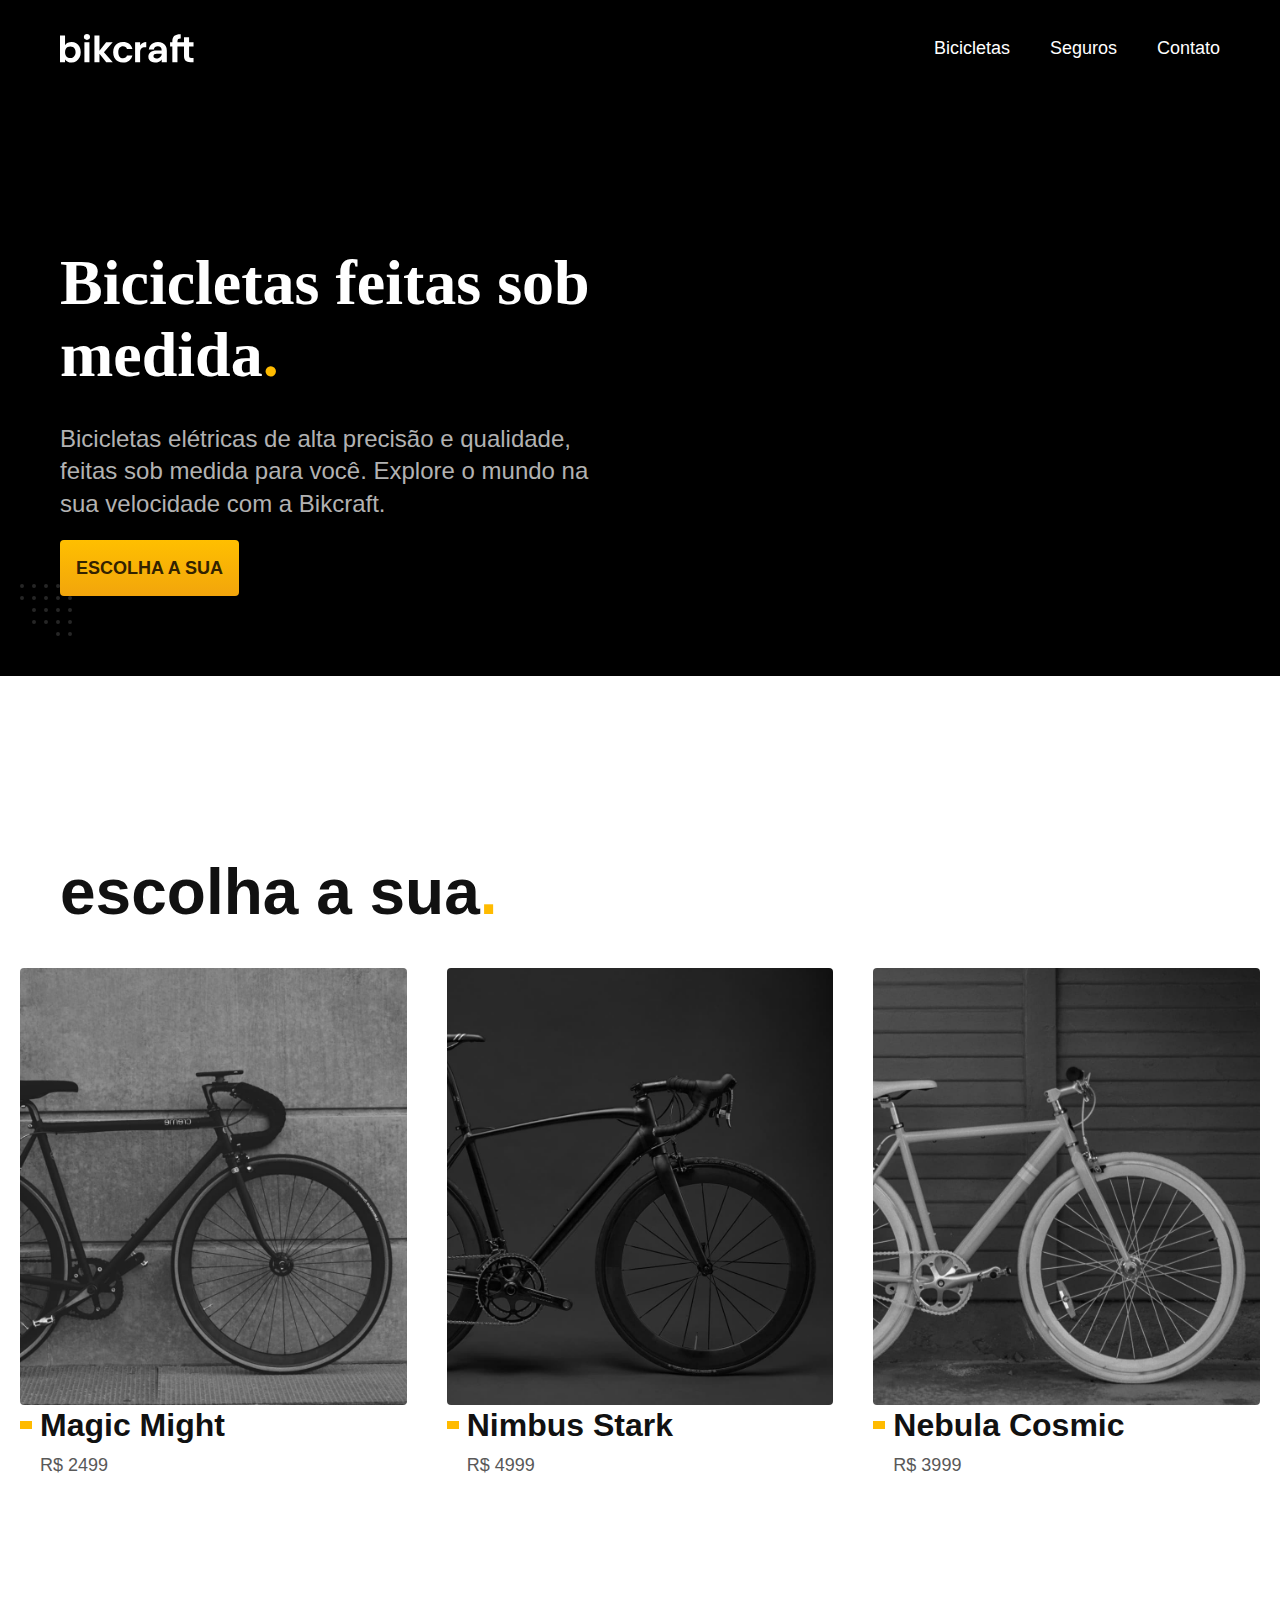
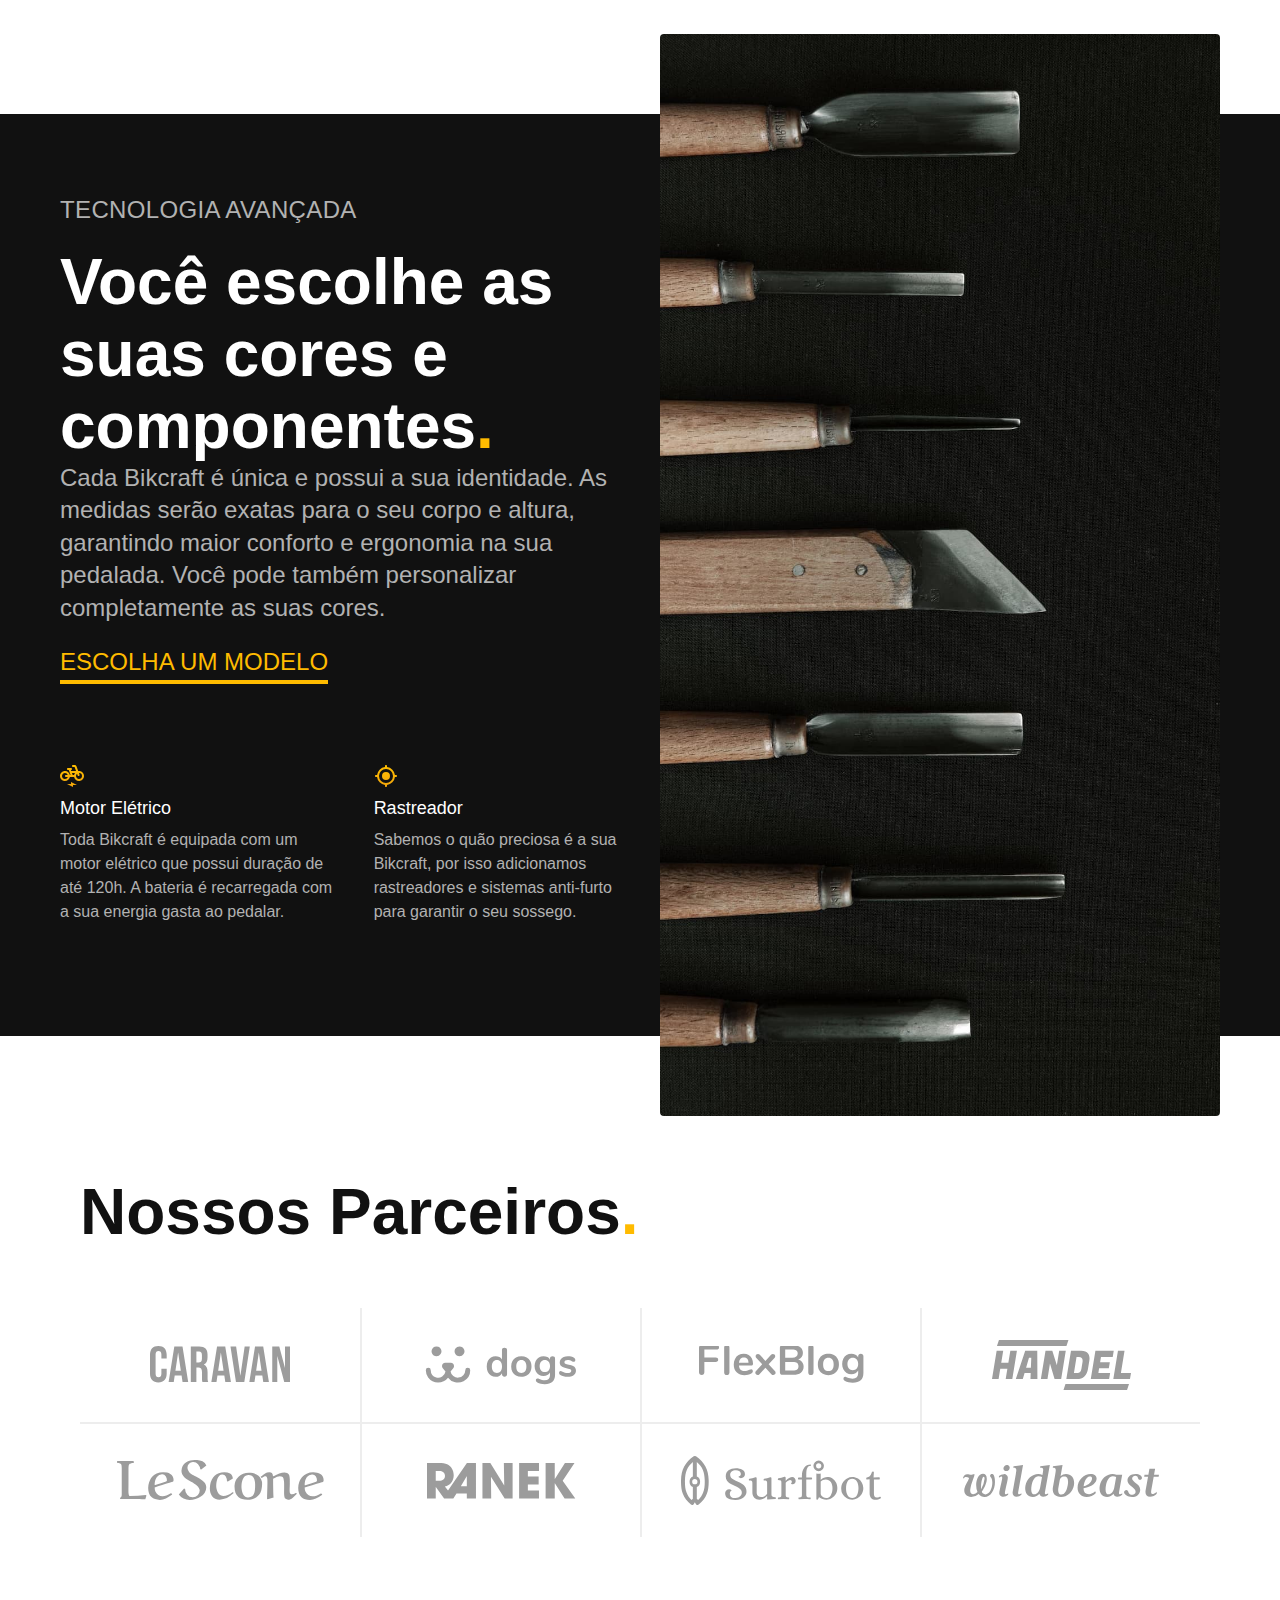
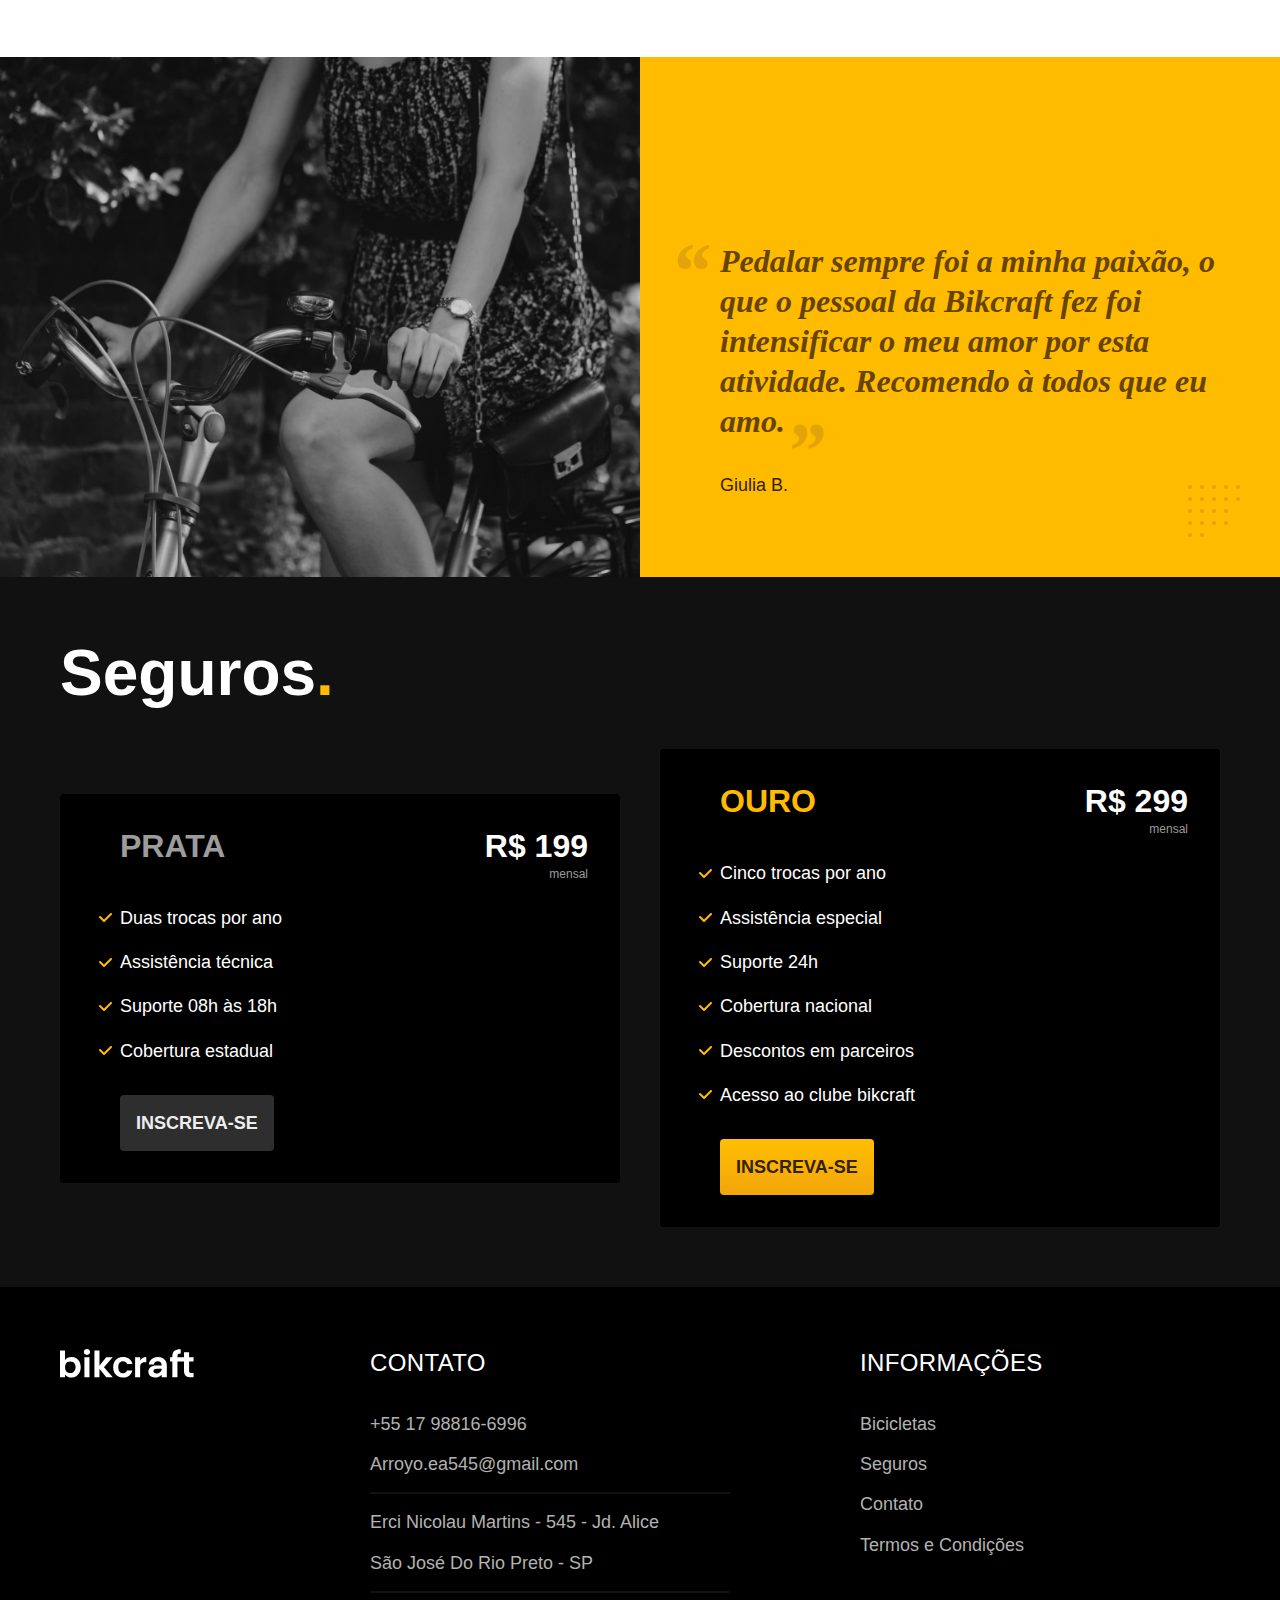
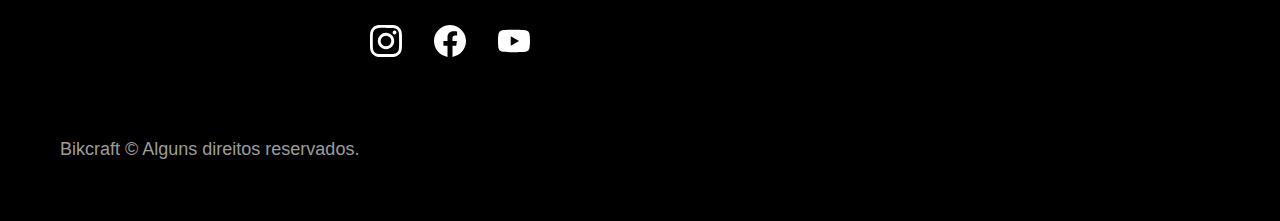
<file: index.html>
<!DOCTYPE html>
<html lang="pt-br">

<head>
  <meta charset="UTF-8">
  <meta name="viewport" content="width=device-width, initial-scale=1.0">

  <title>Bikcraft - Bicicletas Elétricas</title>
  <meta name="description" content="Bicicletas elétricas de alta precisão e qualidade, feitas sob medida para o cliente. Explore o mundo na sua velocidade com a Bikcraft.">
  <link rel="icon" href="./favicon.svg" type="image/svg+xml">
  <link rel="preload" href="./css/style.min.css" as="style">
  <link rel="stylesheet" href="./css/style.min.css">


  <script>
    document.documentElement.classList.add('js');
  </script>
</head>

<body>
  <header class="header-bg">
    <div class="header container">
      <a href="./">
        <img src="./img/bikcraft.svg" width="136" height="32px" alt="Bikcraft">
      </a>

      <nav aria-label="primaria">
        <ul class="header-menu font-1-m cor-0">
          <li><a href="./bicicletas.html">Bicicletas</a></li>
          <li><a href="./seguros.html">Seguros</a></li>
          <li><a href="./contato.html">Contato</a></li>
        </ul>
      </nav>
    </div>
  </header>

  <main class="introducao-bg">
    <div class="introducao container">
      <div class="introducao-conteudo">
        <h1 class="font-1-xxl cor-0 fadeInLeft" data-anime="200">Bicicletas feitas sob medida<span class="cor-p1">.</span></h1>
        <p class="font-2-l cor-5 fadeInLeft" data-anime="400">Bicicletas elétricas de alta precisão e qualidade, feitas sob medida para você. Explore o mundo na sua velocidade com a Bikcraft.</p>
        <a class="botao fadeInLeft" data-anime="600" href="./bicicletas.html">Escolha a sua</a>
      </div>
      <picture data-anime="800">
        <source media="(max-width: 800px)" srcset="./img/bicicletas/nimbus.jpg">
        <img src="./img/fotos/introducao.jpg" width="1280" height="1600" alt="Bicicleta elétrica preta.">
      </picture>
    </div>
  </main>

  <article class="bicicletas-lista">
    <h2 class="container font-1-xxl">escolha a sua<span class="cor-p1">.</span></h2>

    <ul>
      <li>
        <a href="./bicicletas/magic.html">
          <img src="./img/bicicletas/magic-home.jpg" width="920" height="1040" alt="Bicicleta preta">
          <h3 class="font-1-xl">Magic Might</h3>
          <span class="font-2-m cor-8">R$ 2499</span>
        </a>
      </li>
      <li>
        <a href="./bicicletas/nimbus.html">
          <img src="./img/bicicletas/nimbus-home.jpg" width="920" height="1040" alt="Bicicleta preta">
          <h3 class="font-1-xl">Nimbus Stark</h3>
          <span class="font-2-m cor-8">R$ 4999</span>
        </a>
      </li>
      <li>
        <a href="./bicicletas/nebula.html">
          <img src="./img/bicicletas/nebula-home.jpg" width="920" height="1040" alt="Bicicleta preta">
          <h3 class="font-1-xl">Nebula Cosmic</h3>
          <span class="font-2-m cor-8">R$ 3999</span>
        </a>
      </li>
    </ul>
  </article>

  <article class="tecnologia-bg">
    <div class="tecnologia container">
      <div class="tecnologia-conteudo">
        <span class="font-2-l-b cor-5">Tecnologia Avançada</span>
        <h2 class="font-1-xxl cor-0">Você escolhe as suas cores e componentes<span class="cor-p1">.</span></h2>
        <p class="font-2-l cor-5">Cada Bikcraft é única e possui a sua identidade. As medidas serão exatas para o seu corpo e altura, garantindo maior conforto e ergonomia na sua pedalada. Você pode também personalizar completamente as suas cores.</p>
        <a class="link" href="./bicicletas.html">Escolha um modelo</a>
        <div>
          <div class="tecnologia-vantagens">
            <div class="tecologia-vantagens">
              <img src="./img/icones/eletrica.svg" width="24" height="24" alt="">
              <h3 class="font-1-m cor-0">Motor Elétrico</h3>
              <p class="font-2-s cor-5">Toda Bikcraft é equipada com um motor elétrico que possui duração de até 120h. A bateria é recarregada com a sua energia gasta ao pedalar.</p>
            </div>
            <div>
              <img src="./img/icones/rastreador.svg" width="24" height="24" alt="">
              <h3 class="font-1-m cor-0">Rastreador</h3>
              <p class="font-2-s cor-5">Sabemos o quão preciosa é a sua Bikcraft, por isso adicionamos rastreadores e sistemas anti-furto para garantir o seu sossego.</p>
            </div>
          </div>
        </div>
      </div>
      <div class="tecnologia-imagem">
        <img src="./img/fotos/tecnologia.jpg" width="1200" height="1920" alt="">
      </div>
    </div>
  </article>

  <section class="parceiros" aria-label="Nossos parceiros">
    <h2 class="container font-1-xxl">Nossos Parceiros<span class="cor-p1">.</span></h2>
    <ul>
      <li><img src="./img/parceiros/caravan.svg" width="140" height="38" alt="Caravan"></li>
      <li><img src="./img/parceiros/dogs.svg" width="152" height="39" alt="Dogs"></li>
      <li><img src="./img/parceiros/flexblog.svg" width="165" height="38" alt="Flexblog"></li>
      <li><img src="./img/parceiros/handel.svg" width="139" height="50" alt="Handel"></li>
      <li><img src="./img/parceiros/lescone.svg" width="208" height="41" alt="Lescone"></li>
      <li><img src="./img/parceiros/ranek.svg" width="149" height="36" alt="Ranek"></li>
      <li><img src="./img/parceiros/surfbot.svg" width="200" height="49" alt="Surfbot"></li>
      <li><img src="./img/parceiros/wildbeast.svg" width="196" height="34" alt="wildbeast"></li>

    </ul>
  </section>

  <section class="depoimento" aria-label="depoimento">
    <div>
      <img src="./img/fotos/depoimento.jpg" width="1560" height="1360" alt="Pessoa pedalando uma bicicleta bikcraft">
    </div>
    <div class="depoimento-conteudo">
      <blockquote class="font-1-xl cor-p5">
        <p class="font-1-m-b cor-p4">Pedalar sempre foi a minha paixão, o que o pessoal da Bikcraft fez foi intensificar o meu amor por esta atividade. Recomendo à todos que eu amo.</p>
      </blockquote>
      <span class="font-1-m cor-p5">Giulia B.</span>
    </div>
  </section>

  <article class="seguros-bg">
    <div class="seguros container">
      <h2 class="font-1-xxl cor-0">Seguros<span class="cor-p1">.</span></h2>
      <div class="seguros-item">
        <h3 class="font-1-xl cor-6">PRATA</h3>
        <span class="font-1-xl cor-0">R$ 199 <span class="font-1-xs cor-6">mensal</span></span>
        <ul class="font-2-m cor-0">
          <li>Duas trocas por ano</li>
          <li>Assistência técnica</li>
          <li>Suporte 08h às 18h</li>
          <li>Cobertura estadual</li>
        </ul>
        <a class="botao secundario" href="./orcamento.html">Inscreva-se</a>
      </div>

      <div class="seguros-item">
        <h3 class="font-1-xl cor-p1">OURO</h3>
        <span class="font-1-xl cor-0">R$ 299 <span class="font-1-xs cor-6">mensal</span></span>
        <ul class="font-2-m cor-0">
          <li>Cinco trocas por ano</li>
          <li>Assistência especial</li>
          <li>Suporte 24h</li>
          <li>Cobertura nacional</li>
          <li>Descontos em parceiros</li>
          <li>Acesso ao clube bikcraft</li>
        </ul>
        <a class="botao" href="./orcamento.html">Inscreva-se</a>
      </div>
    </div>

  </article>

  <footer class="footer-bg">
    <div class="footer container">
      <img src="./img/bikcraft.svg" width="136" height="32" alt="Bikcraft">
      <div class="footer-contato">
        <h3 class="font-2-l-b cor-0">Contato</h3>
        <ul class="font-2-m cor-5">
          <li><a href="tel:+5517988166996">+55 17 98816-6996</a></li>
          <li><a href="mailto:Arroyo.ea545@gmail.com">Arroyo.ea545@gmail.com</a></li>
          <li>Erci Nicolau Martins - 545 - Jd. Alice</li>
          <li>São José Do Rio Preto - SP</li>
        </ul>
        <div class="footer-redes">
          <a href="https://www.instagram.com/doardoarroyo/" target="_blank">
            <img src="./img/redes/instagram.svg" width="32" height="32" alt="Instagram">
          </a>
          <a href="https://www.facebook.com/eduardo.arroyo.524/" target="_blank">
            <img src="./img/redes/facebook.svg" width="32" height="32" alt="Facebook">
          </a>
          <a href="https://www.youtube.com">
            <img src="./img/redes/youtube.svg" width="32" height="32" alt="Youtube">
          </a>
        </div>
      </div>
      <div class="footer-informacoes">
        <h3 class="font-2-l-b cor-0">Informações</h3>
        <nav>
          <ul class="font-1-m cor-5">
            <li><a href="./bicicletas.html">Bicicletas</a></li>
            <li><a href="./seguros.html">Seguros</a></li>
            <li><a href="./contato.html">Contato</a></li>
            <li><a href="./termos.html">Termos e Condições</a></li>
          </ul>
        </nav>
      </div>
      <p class="footer-copy font-2-m cor-6">Bikcraft © Alguns direitos reservados.</p>
    </div>
  </footer>

  <script src="./js/plugins/simple-anime.js"></script>
  <script src="./js/script.js"></script>
</body>

</html>
</file>
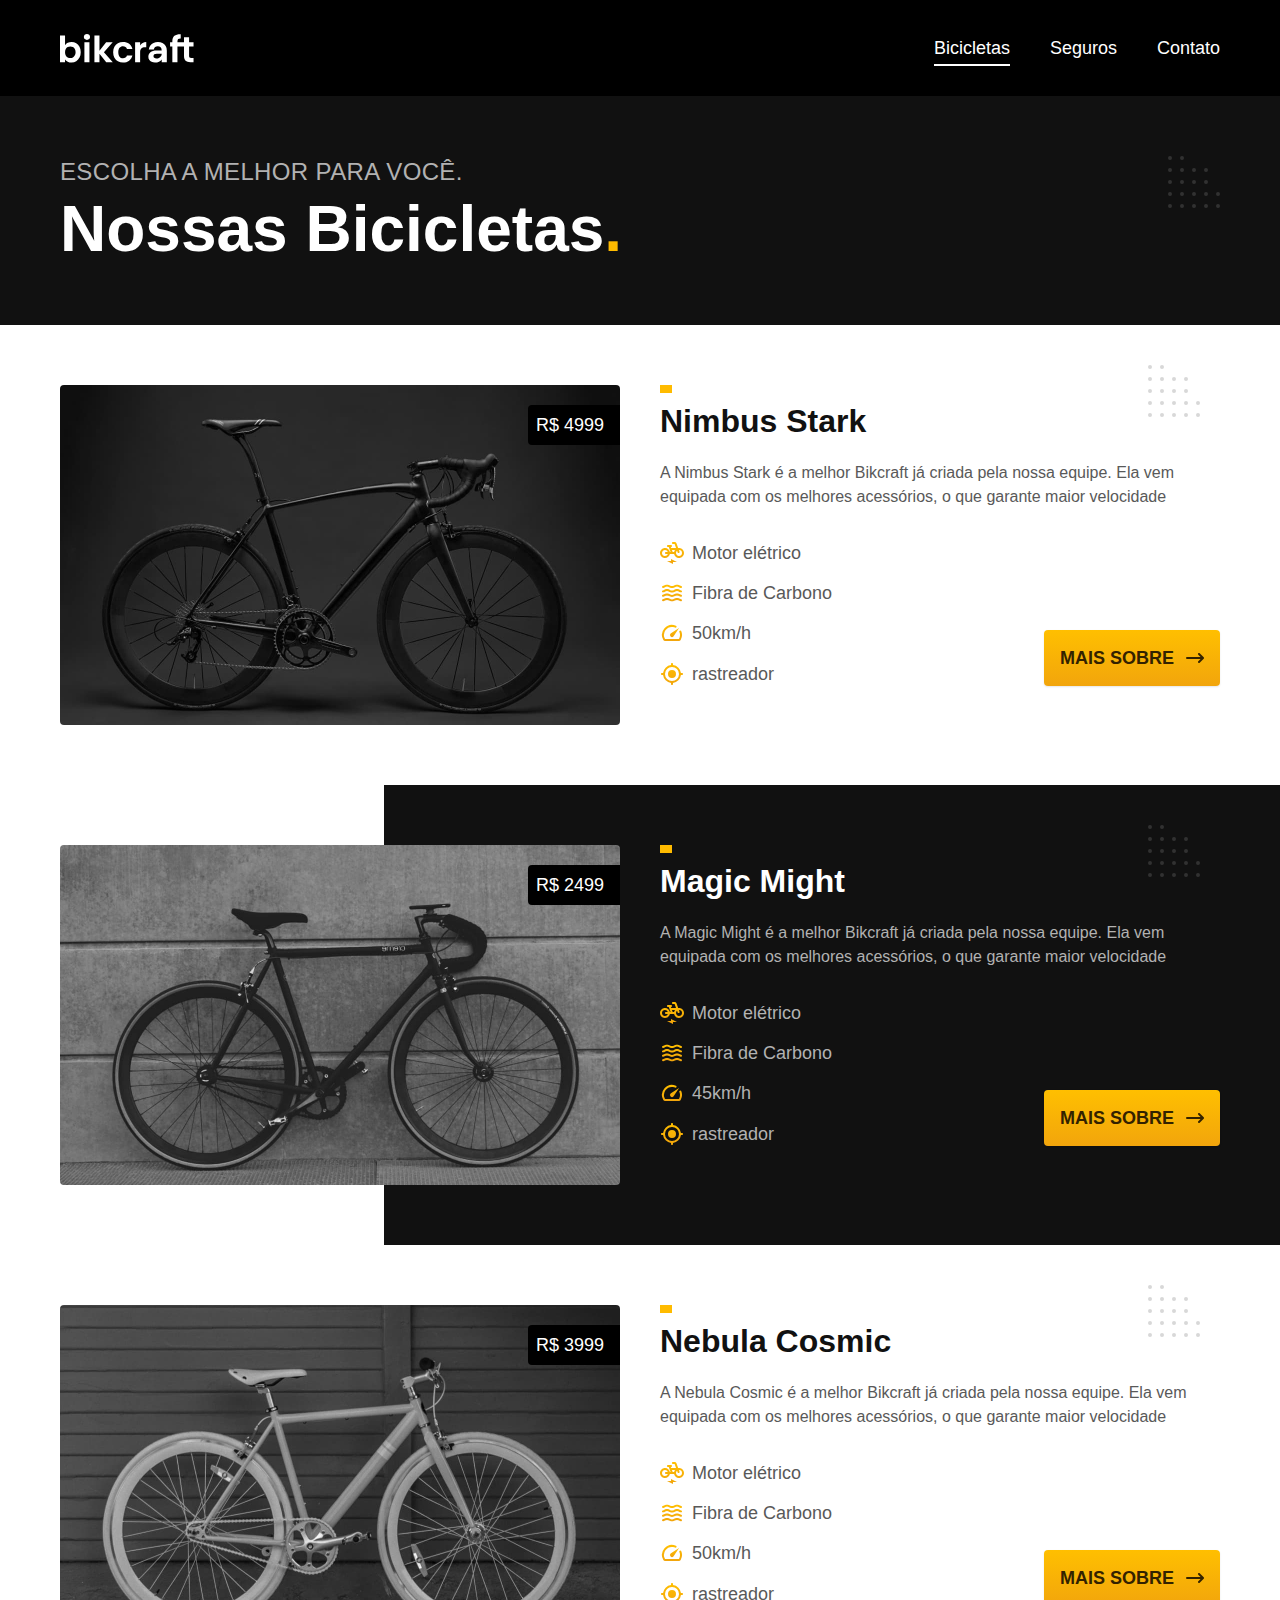
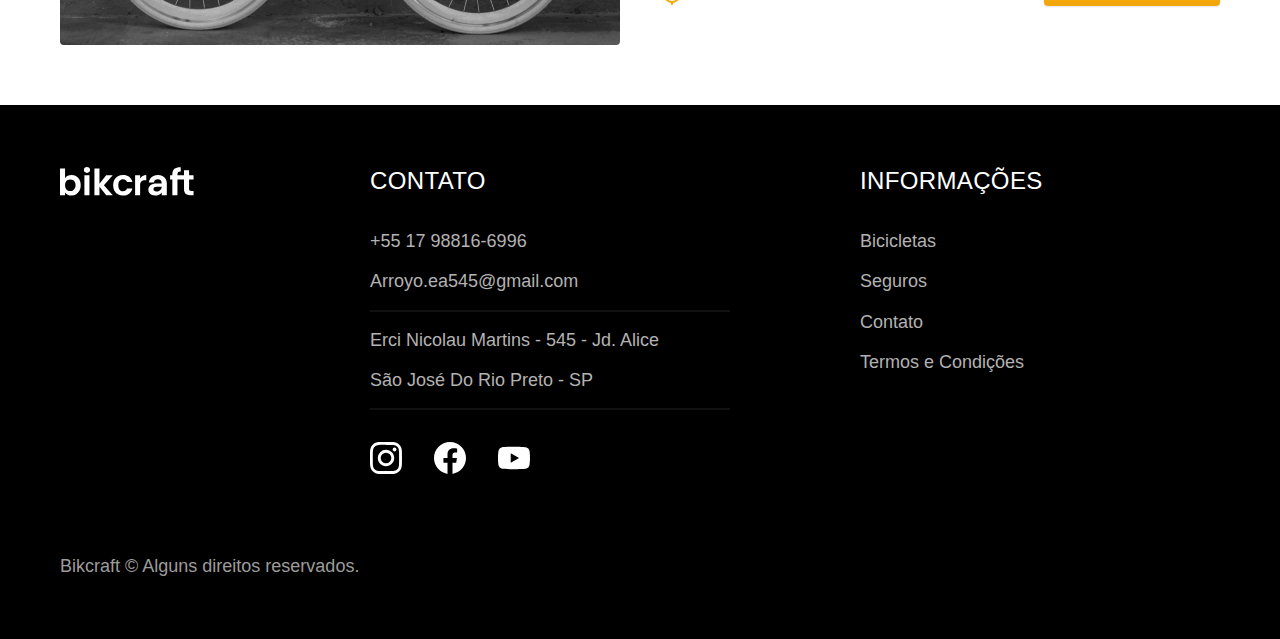
<file: bicicletas.html>
<!DOCTYPE html>
<html lang="pt-br">

<head>
  <meta charset="UTF-8">
  <meta name="viewport" content="width=device-width, initial-scale=1.0">

  <title>Bicicletas | Bikcraft</title>
  <meta name="description" content="Termos e condições.">

  <link rel="icon" href="./favicon.svg" type="image/svg+xml">
  <link rel="preload" href="./css/style.min.css" as="style">
  <link rel="stylesheet" href="./css/style.min.css">
  <script>
    document.documentElement.classList.add('js');
  </script>
</head>

<body id="bicicletas">
  <header class="header-bg">
    <div class="header container">
      <a href="./">
        <img src="./img/bikcraft.svg" alt="Bikcraft">
      </a>

      <nav aria-label="primaria">
        <ul class="header-menu font-1-m cor-0">
          <li><a href="./bicicletas.html">Bicicletas</a></li>
          <li><a href="./seguros.html">Seguros</a></li>
          <li><a href="./contato.html">Contato</a></li>
        </ul>
      </nav>
    </div>
  </header>

  <main>
    <div class="titulo-bg">
      <div class="titulo container">
        <p class="font-2-l-b cor-5">Escolha a melhor para você.</p>
        <h1 class="font-1-xxl cor-0">Nossas Bicicletas<span class="cor-p1">.</span></h1>
      </div>
    </div>


    <div class="bicicletas container">
      <div class="bicicletas-imagem">
        <img src="./img/bicicletas/nimbus.jpg" alt="Bicicleta preta">
        <span class="font-2-m cor-0"> R$ 4999</span>
      </div>
      <div class="bicicletas-conteudo">
        <h2 class="font-1-xl">Nimbus Stark</h2>
        <p class="font-2-s cor-8">A Nimbus Stark é a melhor Bikcraft já criada pela nossa equipe. Ela vem equipada com os melhores acessórios, o que garante maior velocidade</p>
        <ul class="font-1-m cor-8">
          <li><img src="./img/icones/eletrica.svg" alt="">
            Motor elétrico
          </li>
          <li><img src="./img/icones/carbono.svg" alt="">
            Fibra de Carbono
          </li>
          <li><img src="./img/icones/velocidade.svg" alt="">
            50km/h
          </li>
          <li><img src="./img/icones/rastreador.svg" alt="">
            rastreador
          </li>

        </ul>
        <a class="botao seta " href="./bicicletas/nimbus.html">Mais Sobre</a>
      </div>
    </div>


    <div class="bicicletas-bg">
      <div class="bicicletas container">
        <div class="bicicletas-imagem">
          <img src="./img/bicicletas/magic.jpg" alt="Bicicleta preta">
          <span class="font-2-m cor-0"> R$ 2499</span>
        </div>
        <div class="bicicletas-conteudo">
          <h2 class="font-1-xl cor-0">Magic Might</h2>
          <p class="font-2-s cor-5">A Magic Might é a melhor Bikcraft já criada pela nossa equipe. Ela vem equipada com os melhores acessórios, o que garante maior velocidade</p>
          <ul class="font-1-m cor-5">
            <li><img src="./img/icones/eletrica.svg" alt="">
              Motor elétrico
            </li>
            <li><img src="./img/icones/carbono.svg" alt="">
              Fibra de Carbono
            </li>
            <li><img src="./img/icones/velocidade.svg" alt="">
              45km/h
            </li>
            <li><img src="./img/icones/rastreador.svg" alt="">
              rastreador
            </li>
          </ul>
          <a class="botao seta " href="./bicicletas/magic.html">Mais Sobre</a>
        </div>
      </div>
    </div>


    <div class="bicicletas container">
      <div class="bicicletas-imagem">
        <img src="./img/bicicletas/nebula.jpg" alt="Bicicleta preta">
        <span class="font-2-m cor-0"> R$ 3999</span>
      </div>
      <div class="bicicletas-conteudo">
        <h2 class="font-1-xl">Nebula Cosmic</h2>
        <p class="font-2-s cor-8">A Nebula Cosmic é a melhor Bikcraft já criada pela nossa equipe. Ela vem equipada com os melhores acessórios, o que garante maior velocidade</p>
        <ul class="font-1-m cor-8">
          <li><img src="./img/icones/eletrica.svg" alt="">
            Motor elétrico
          </li>
          <li><img src="./img/icones/carbono.svg" alt="">
            Fibra de Carbono
          </li>
          <li><img src="./img/icones/velocidade.svg" alt="">
            50km/h
          </li>
          <li><img src="./img/icones/rastreador.svg" alt="">
            rastreador
          </li>
        </ul>
        <a class="botao seta " href="./bicicletas/nebula.html">Mais Sobre</a>
      </div>
    </div>


  </main>

  <footer class="footer-bg">
    <div class="footer container">
      <img src="./img/bikcraft.svg" alt="Bikcraft">
      <div class="footer-contato">
        <h3 class="font-2-l-b cor-0">Contato</h3>
        <ul class="font-2-m cor-5">
          <li><a href="tel:+5517988166996">+55 17 98816-6996</a></li>
          <li><a href="mailto:Arroyo.ea545@gmail.com">Arroyo.ea545@gmail.com</a></li>
          <li>Erci Nicolau Martins - 545 - Jd. Alice</li>
          <li>São José Do Rio Preto - SP</li>
        </ul>
        <div class="footer-redes">
          <a href="https://www.instagram.com/doardoarroyo/" target="_blank">
            <img src="./img/redes/instagram.svg" alt="Instagram">
          </a>
          <a href="https://www.facebook.com/eduardo.arroyo.524/" target="_blank">
            <img src="./img/redes/facebook.svg" alt="Facebook">
          </a>
          <a href="https://www.youtube.com">
            <img src="./img/redes/youtube.svg" alt="Youtube">
          </a>
        </div>
      </div>
      <div class="footer-informacoes">
        <h3 class="font-2-l-b cor-0">Informações</h3>
        <nav>
          <ul class="font-1-m cor-5">
            <li><a href="./bicicletas.html">Bicicletas</a></li>
            <li><a href="./seguros.html">Seguros</a></li>
            <li><a href="./contato.html">Contato</a></li>
            <li><a href="./termos.html">Termos e Condições</a></li>
          </ul>
        </nav>
      </div>
      <p class="footer-copy font-2-m cor-6">Bikcraft © Alguns direitos reservados.</p>
    </div>
  </footer>
  <script src="./js/script.js"></script>
</body>

</html>
</file>
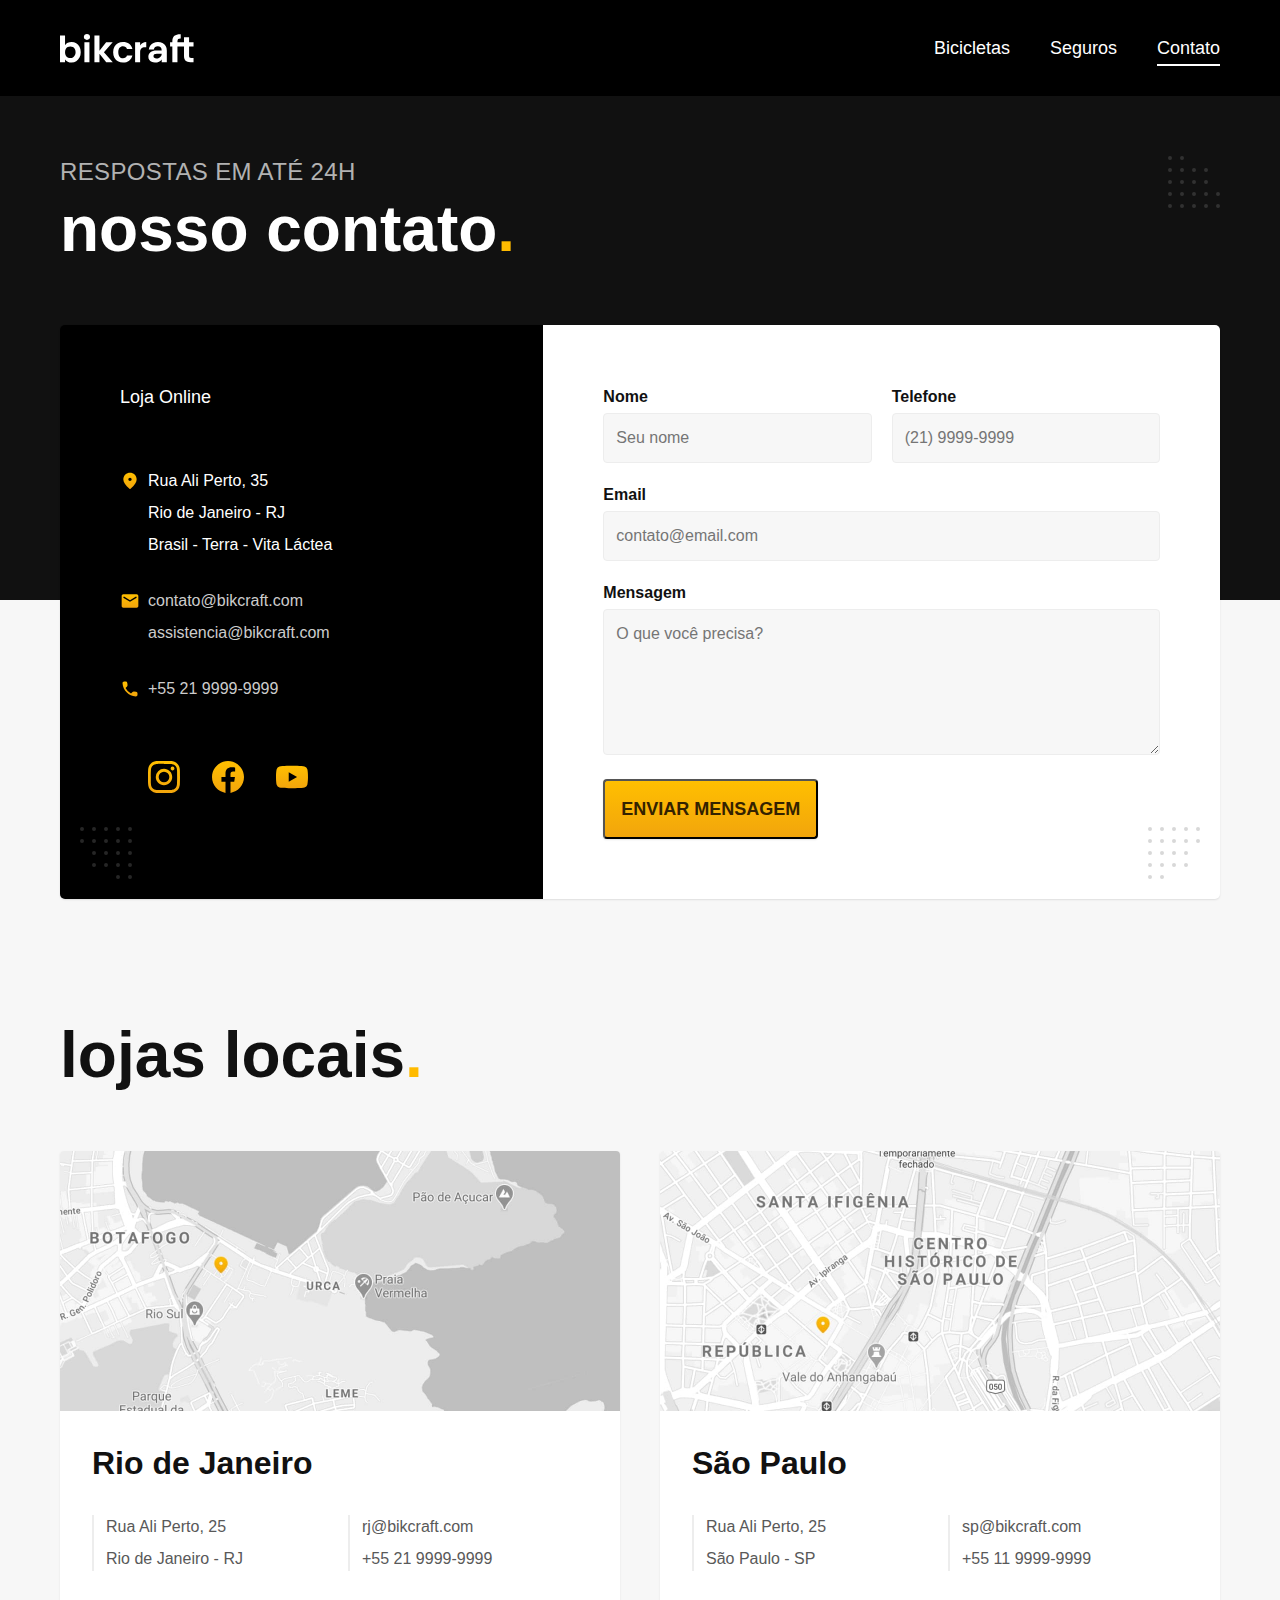
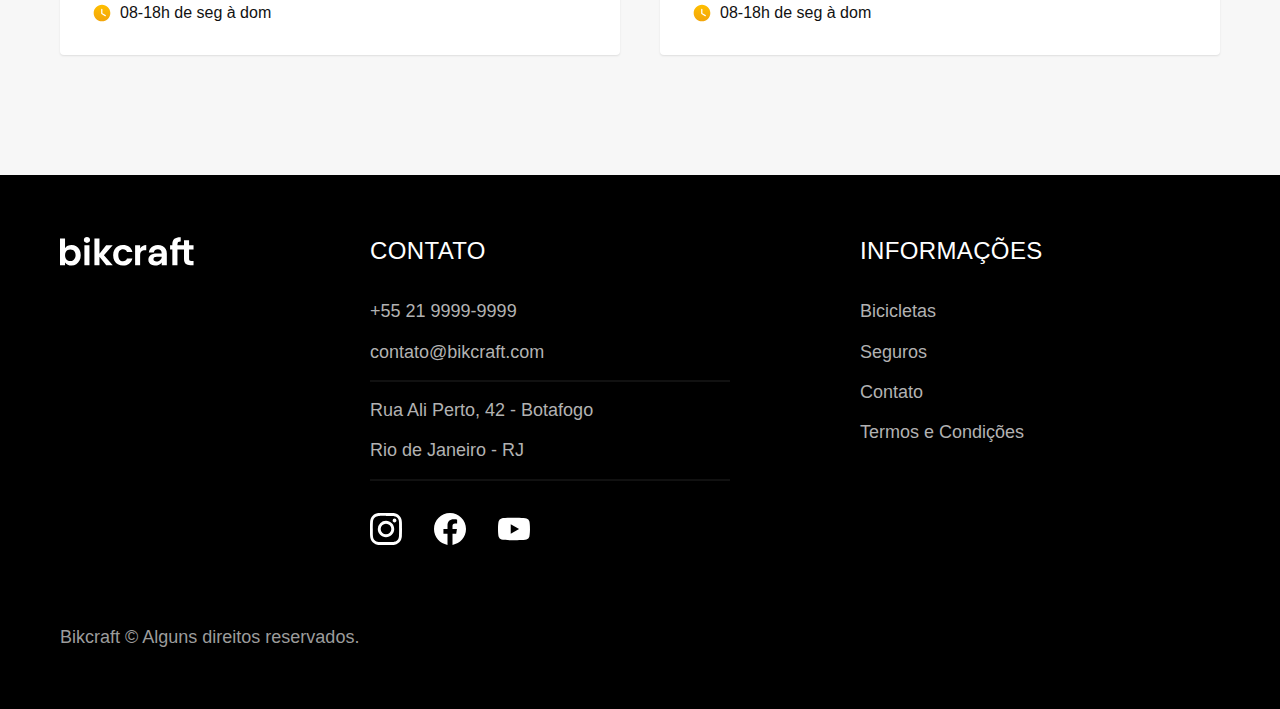
<file: contato.html>
<!DOCTYPE html>
<html lang="pt-br">

<head>
  <meta charset="UTF-8">
  <meta name="viewport" content="width=device-width, initial-scale=1.0">

  <title>Contato | Bikcraft</title>
  <meta name="description" content="Contato.">

  <link rel="icon" href="./favicon.svg" type="image/svg+xml">
  <link rel="preload" href="./css/style.min.css" as="style">
  <link rel="stylesheet" href="./css/style.min.css">
  <script>
    document.documentElement.classList.add('js');
  </script>
</head>

<body id="contato">
  <header class="header-bg">
    <div class="header container">
      <a href="./">
        <img src="./img/bikcraft.svg" alt="Bikcraft">
      </a>

      <nav aria-label="primaria">
        <ul class="header-menu font-1-m cor-0">
          <li><a href="./bicicletas.html">Bicicletas</a></li>
          <li><a href="./seguros.html">Seguros</a></li>
          <li><a href="./contato.html">Contato</a></li>
        </ul>
      </nav>
    </div>
  </header>

  <main>
    <div class="titulo-bg">
      <div class="titulo container">
        <p class="font-2-l-b cor-5">Respostas em até 24h</p>
        <h1 class="font-1-xxl cor-0">nosso contato<span class="cor-p1">.</span></h1>
      </div>
    </div>

    <div class="contato container">
      <section class="contato-dados" aria-label="Endereço">
        <h2 class="font-1-m cor-0">Loja Online</h2>
        <div class="contato-endereco font-2-s cor-0">
          <p>Rua Ali Perto, 35</p>
          <p>Rio de Janeiro - RJ</p>
          <p>Brasil - Terra - Vita Láctea</p>
        </div>
        <address class="contato-meios font-2-s cor-4">
          <a href="mailto:contato@bikcraft.com">contato@bikcraft.com</a>
          <a href="mailto:assistencia@bikcraft.com">assistencia@bikcraft.com</a>
          <a href="tel:+552199999999">+55 21 9999-9999</a>
        </address>
        <div class="contato-redes">
          <a href="./">
            <img src="./img/redes/instagram-p.svg" alt="Instagram">
          </a>
          <a href="./">
            <img src="./img/redes/facebook-p.svg" alt="Facebook">
          </a>
          <a href="./">
            <img src="./img/redes/youtube-p.svg" alt="Youtube">
          </a>
        </div>
      </section>
      <section class="contato-formulario" aria-label="Formulário">
        <form class="form" action="./contato.html">
          <div>
            <label for="nome">Nome</label>
            <input type="text" id="nome" name="nome" placeholder="Seu nome">
          </div>
          <div>
            <label for="telefone">Telefone</label>
            <input type="text" id="telefone" name="telefone" placeholder="(21) 9999-9999">
          </div>
          <div class="col-2">
            <label for="email">Email</label>
            <input type="email" id="email" name="email" placeholder="contato@email.com">
          </div>
          <div class="col-2">
            <label for="mensagem">Mensagem</label>
            <textarea rows="5" id="mensagem" name="mensagem" placeholder="O que você precisa?"></textarea>
          </div>
          <button class="botao col-2">Enviar Mensagem</button>
        </form>
      </section>
    </div>
  </main>

  <article class="lojas container">
    <h2 class="font-1-xxl">lojas locais<span class="cor-p1">.</span></h2>
    <div class="lojas-item">
      <img src="./img/lojas/rj.jpg" alt="mapa marcando o endereço em Rua Ali Perto, 25 - Rio de Janeiro - RJ">
      <div class="lojas-conteudo">
        <h3 class="font-1-xl">Rio de Janeiro</h3>
        <div class="lojas-dados font-2-s cor-8">
          <p>Rua Ali Perto, 25</p>
          <p>Rio de Janeiro - RJ</p>
        </div>
        <div class="lojas-dados font-2-s cor-8">
          <a href="mailto:rj@bikcraft.com">rj@bikcraft.com</a>
          <a href="tel:+552199999999">+55 21 9999-9999</a>
        </div>
        <p class="lojas-tempo font-1-s"><img src="./img/icones/horario.svg" alt="">08-18h de seg à dom</p>
      </div>
    </div>

    <div class="lojas-item">
      <img src="./img/lojas/sp.jpg" alt="mapa marcando o endereço em Rua Ali Perto, 25 - São Paulo - SP">
      <div class="lojas-conteudo">
        <h3 class="font-1-xl">São Paulo</h3>
        <div class="lojas-dados font-2-s cor-8">
          <p>Rua Ali Perto, 25</p>
          <p>São Paulo - SP</p>
        </div>
        <div class="lojas-dados font-2-s cor-8">
          <a href="mailto:sp@bikcraft.com">sp@bikcraft.com</a>
          <a href="tel:+551199999999">+55 11 9999-9999</a>
        </div>
        <p class="lojas-tempo font-1-s"><img src="./img/icones/horario.svg" alt="">08-18h de seg à dom</p>
      </div>
    </div>
  </article>

  <footer class="footer-bg">
    <div class="footer container">
      <img src="./img/bikcraft.svg" alt="Bikcraft">
      <div class="footer-contato">
        <h3 class="font-2-l-b cor-0">Contato</h3>
        <ul class="font-2-m cor-5">
          <li><a href="tel:+552199999999">+55 21 9999-9999</a></li>
          <li><a href="mailto:contato@bikcraft.com">contato@bikcraft.com</a></li>
          <li>Rua Ali Perto, 42 - Botafogo</li>
          <li>Rio de Janeiro - RJ</li>
        </ul>
        <div class="footer-redes">
          <a href="./">
            <img src="./img/redes/instagram.svg" alt="Instagram">
          </a>
          <a href="./">
            <img src="./img/redes/facebook.svg" alt="Facebook">
          </a>
          <a href="./">
            <img src="./img/redes/youtube.svg" alt="Youtube">
          </a>
        </div>
      </div>
      <div class="footer-informacoes">
        <h3 class="font-2-l-b cor-0">Informações</h3>
        <nav>
          <ul class="font-1-m cor-5">
            <li><a href="./bicicletas.html">Bicicletas</a></li>
            <li><a href="./seguros.html">Seguros</a></li>
            <li><a href="./contato.html">Contato</a></li>
            <li><a href="./termos.html">Termos e Condições</a></li>
          </ul>
        </nav>
      </div>
      <p class="footer-copy font-2-m cor-6">Bikcraft © Alguns direitos reservados.</p>
    </div>
  </footer>
  <script src="./js/script.js"></script>
</body>

</html>
</file>
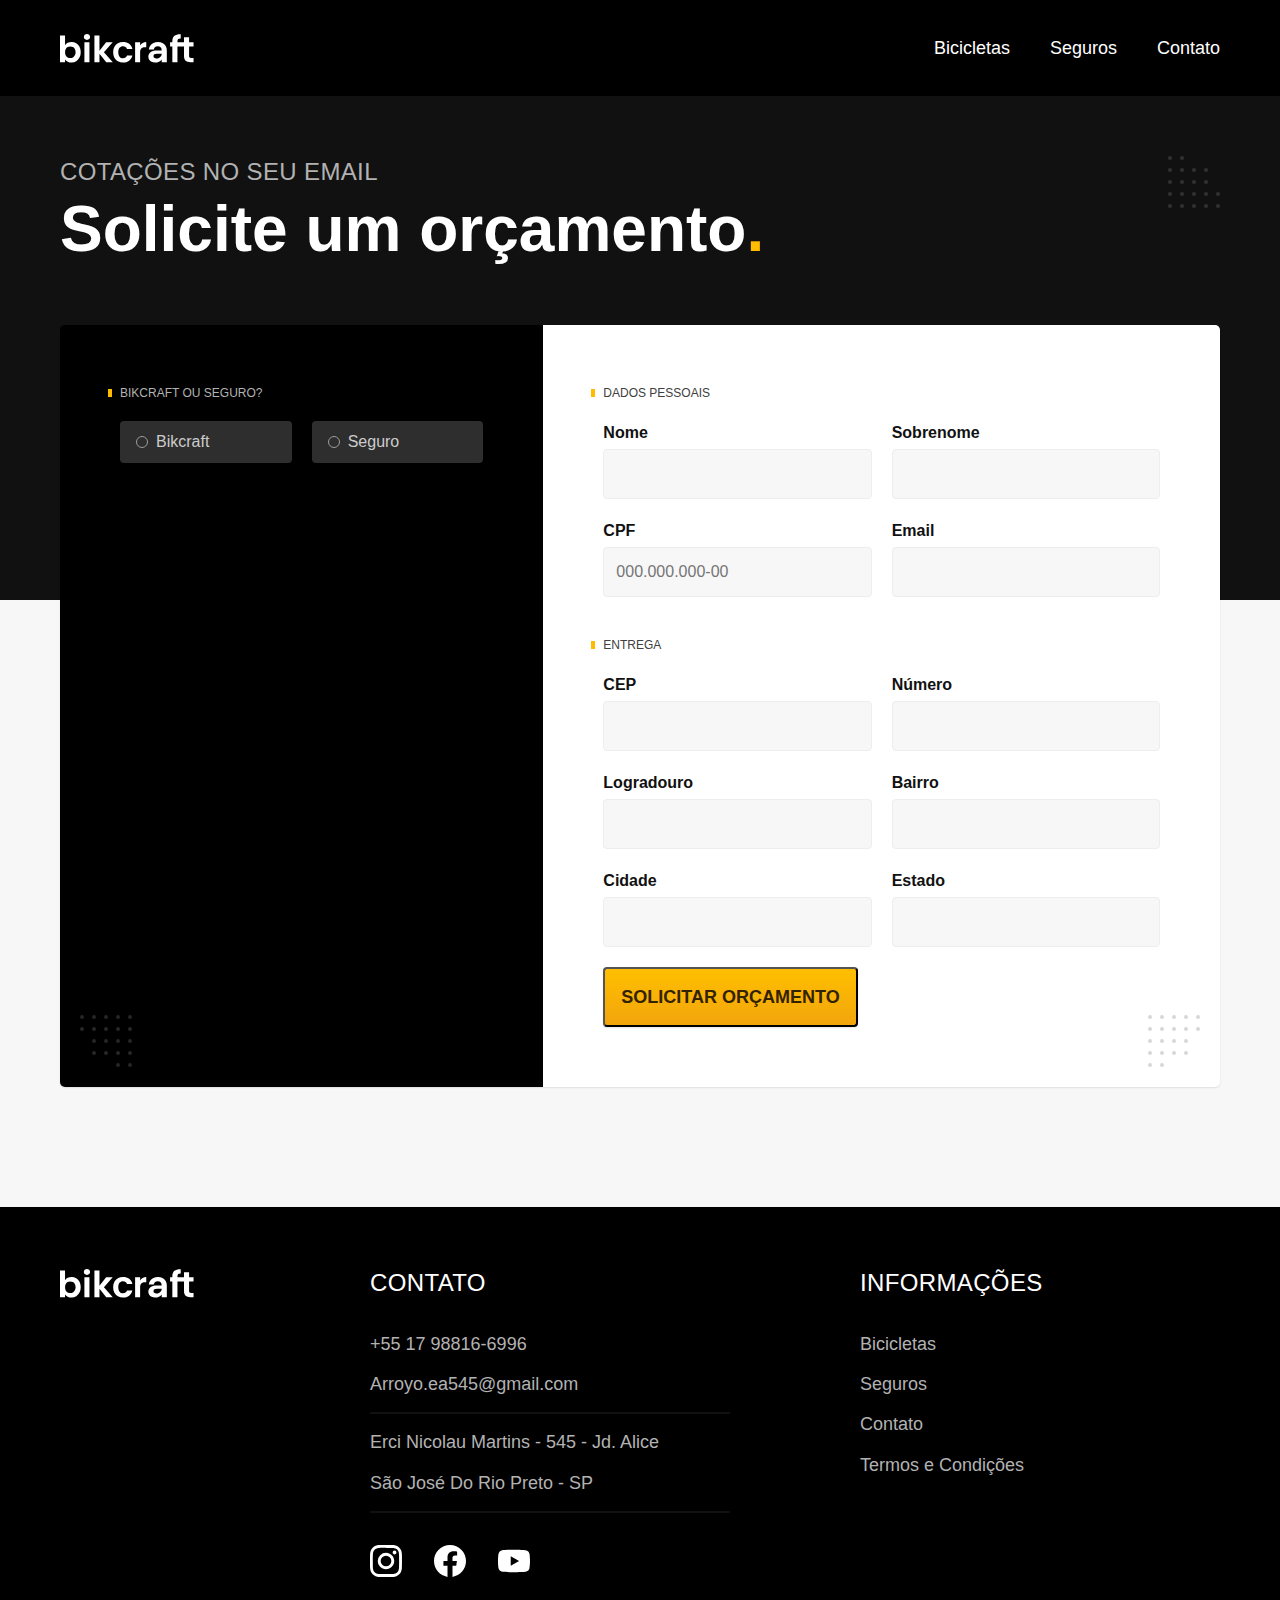
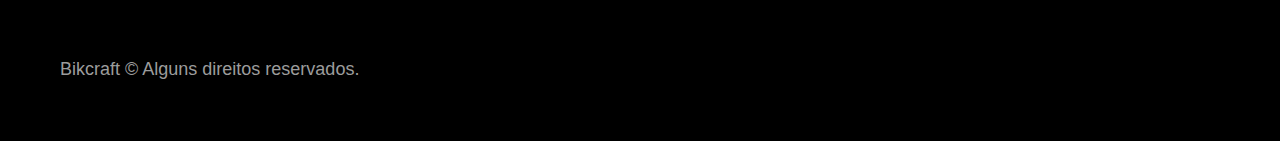
<file: orcamento.html>
<!DOCTYPE html>
<html lang="pt-br">

<head>
  <meta charset="UTF-8">
  <meta name="viewport" content="width=device-width, initial-scale=1.0">

  <title>Orçamentos | Bikcraft</title>
  <meta name="description" content="Termos e condições.">

  <link rel="icon" href="./favicon.svg" type="image/svg+xml">
  <link rel="preload" href="./css/style.min.css" as="style">
  <link rel="stylesheet" href="./css/style.min.css">
  <script>
    document.documentElement.classList.add('js');
  </script>
</head>

<body id="orcamento">
  <header class="header-bg">
    <div class="header container">
      <a href="./">
        <img src="./img/bikcraft.svg" alt="Bikcraft">
      </a>

      <nav aria-label="primaria">
        <ul class="header-menu font-1-m cor-0">
          <li><a href="./bicicletas.html">Bicicletas</a></li>
          <li><a href="./seguros.html">Seguros</a></li>
          <li><a href="./contato.html">Contato</a></li>
        </ul>
      </nav>
    </div>
  </header>

  <main>
    <div class="titulo-bg">
      <div class="titulo container">
        <p class="font-2-l-b cor-5">Cotações no seu Email</p>
        <h1 class="font-1-xxl cor-0">Solicite um orçamento<span class="cor-p1">.</span></h1>
      </div>
    </div>

    <form class="orcamento container" action="./">
      <div class="orcamento-produto">
        <h2 class="font-1-xs cor-5">Bikcraft ou Seguro?</h2>
        <input type="radio" name="tipo" value="Bikcraft" id="bikcraft">
        <label for="bikcraft">Bikcraft</label>
        <input type="radio" name="tipo" value="seguro" id="seguro">
        <label for="seguro">Seguro</label>

        <div class="orcamento-conteudo" id="orcamento-bikcraft">
          <h2 class="font-1-xs cor-5">Escolha a sua</h2>

          <input type="radio" name="produto" value="nimbus" id="nimbus">
          <label for="nimbus">Nimbus Stark <span>R$4999</span></label>
          <div class="orcamento-detalhes">
            <ul class="font-1-xs cor-8">
              <li><img src="./img/icones/eletrica.svg" alt=""> Motor Elétrico</li>
              <li><img src="./img/icones/carbono.svg" alt=""> Fibra de Carbono</li>
              <li><img src="./img/icones/velocidade.svg" alt=""> 50 km/h</li>
              <li><img src="./img/icones/rastreador.svg" alt=""> Rastreador</li>
            </ul>
            <img src="./img/bicicletas/nimbus.jpg" alt="bicicleta preta">
          </div>

          <input type="radio" name="produto" value="magic" id="magic">
          <label for="magic">Magic Might <span>R$2499</span></label>

          <div class="orcamento-detalhes">
            <ul class="font-1-xs cor-8">
              <li><img src="./img/icones/eletrica.svg" alt=""> Motor Elétrico</li>
              <li><img src="./img/icones/carbono.svg" alt=""> Fibra de Carbono</li>
              <li><img src="./img/icones/velocidade.svg" alt=""> 45 km/h</li>
              <li><img src="./img/icones/rastreador.svg" alt=""> Rastreador</li>
            </ul>
            <img src="./img/bicicletas/magic.jpg" alt="bicicleta preta">
          </div>
          <input type="radio" name="produto" value="nebula" id="nebula">
          <label for="nebula">Nebula Cosmic <span>R$3999</span></label>

          <div class="orcamento-detalhes">
            <ul class="font-1-xs cor-8">
              <li><img src="./img/icones/eletrica.svg" alt=""> Motor Elétrico</li>
              <li><img src="./img/icones/carbono.svg" alt=""> Fibra de Carbono</li>
              <li><img src="./img/icones/velocidade.svg" alt=""> 40 km/h</li>
              <li><img src="./img/icones/rastreador.svg" alt=""> Rastreador</li>
            </ul>
            <img src="./img/bicicletas/nebula.jpg" alt="bicicleta branca">
          </div>
        </div>
        <div class="orcamento-conteudo" id="orcamento-seguro">
          <h2 class="font-1-xs cor-5">Escolha o plano</h2>

          <input type="radio" name="produto" value="prata" id="prata">
          <label for="prata">Prata <span>R$199</span></label>
          <input type="radio" name="produto" value="ouro" id="ouro">
          <label for="ouro">Ouro <span>R$299</span></label>

        </div>

      </div>
      <div class="orcamento-dados form">
        <h2 class="font-1-xs cor-9 col-2">dados pessoais</h2>
        <div>
          <label for="nome">Nome</label>
          <input type="text" id="nome" name="nome">
        </div>
        <div>
          <label for="sobrenome">Sobrenome</label>
          <input type="text" id="sobrenome" name="sobrenome">
        </div>
        <div>
          <label class="col-2" for="cpf">CPF</label>
          <input type="text" id="cpf" name="cpf" placeholder="000.000.000-00">
        </div>
        <div>
          <label class="col-2" for="email">Email</label>
          <input type="email" id="email" name="email">
        </div>
        <h2 class="font-1-xs cor-9 col-2">Entrega</h2>
        <div>
          <label for="cep">CEP</label>
          <input type="text" id="cep" name="cep">
        </div>
        <div>
          <label for="numero">Número</label>
          <input type="text" id="numero" name="numero">
        </div>
        <div>
          <label for="logradouro">Logradouro</label>
          <input type="text" id="logradouro" name="logradouro">
        </div>
        <div>
          <label for="bairro">Bairro</label>
          <input type="text" id="bairro" name="bairro">
        </div>
        <div>
          <label for="cidade">Cidade</label>
          <input type="text" id="cidade" name="cidade">
        </div>
        <div>
          <label for="estado">Estado</label>
          <input type="text" id="estado" name="estado">
        </div>
        <button class="botao col-2">Solicitar orçamento</button>
      </div>
    </form>

  </main>



  <footer class="footer-bg">
    <div class="footer container">
      <img src="./img/bikcraft.svg" alt="Bikcraft">
      <div class="footer-contato">
        <h3 class="font-2-l-b cor-0">Contato</h3>
        <ul class="font-2-m cor-5">
          <li><a href="tel:+5517988166996">+55 17 98816-6996</a></li>
          <li><a href="mailto:Arroyo.ea545@gmail.com">Arroyo.ea545@gmail.com</a></li>
          <li>Erci Nicolau Martins - 545 - Jd. Alice</li>
          <li>São José Do Rio Preto - SP</li>
        </ul>
        <div class="footer-redes">
          <a href="https://www.instagram.com/doardoarroyo/" target="_blank">
            <img src="./img/redes/instagram.svg" alt="Instagram">
          </a>
          <a href="https://www.facebook.com/eduardo.arroyo.524/" target="_blank">
            <img src="./img/redes/facebook.svg" alt="Facebook">
          </a>
          <a href="https://www.youtube.com">
            <img src="./img/redes/youtube.svg" alt="Youtube">
          </a>
        </div>
      </div>
      <div class="footer-informacoes">
        <h3 class="font-2-l-b cor-0">Informações</h3>
        <nav>
          <ul class="font-1-m cor-5">
            <li><a href="./bicicletas.html">Bicicletas</a></li>
            <li><a href="./seguros.html">Seguros</a></li>
            <li><a href="./contato.html">Contato</a></li>
            <li><a href="./termos.html">Termos e Condições</a></li>
          </ul>
        </nav>
      </div>
      <p class="footer-copy font-2-m cor-6">Bikcraft © Alguns direitos reservados.</p>
    </div>
  </footer>
  <script src="./js/script.js"></script>
</body>

</html>
</file>
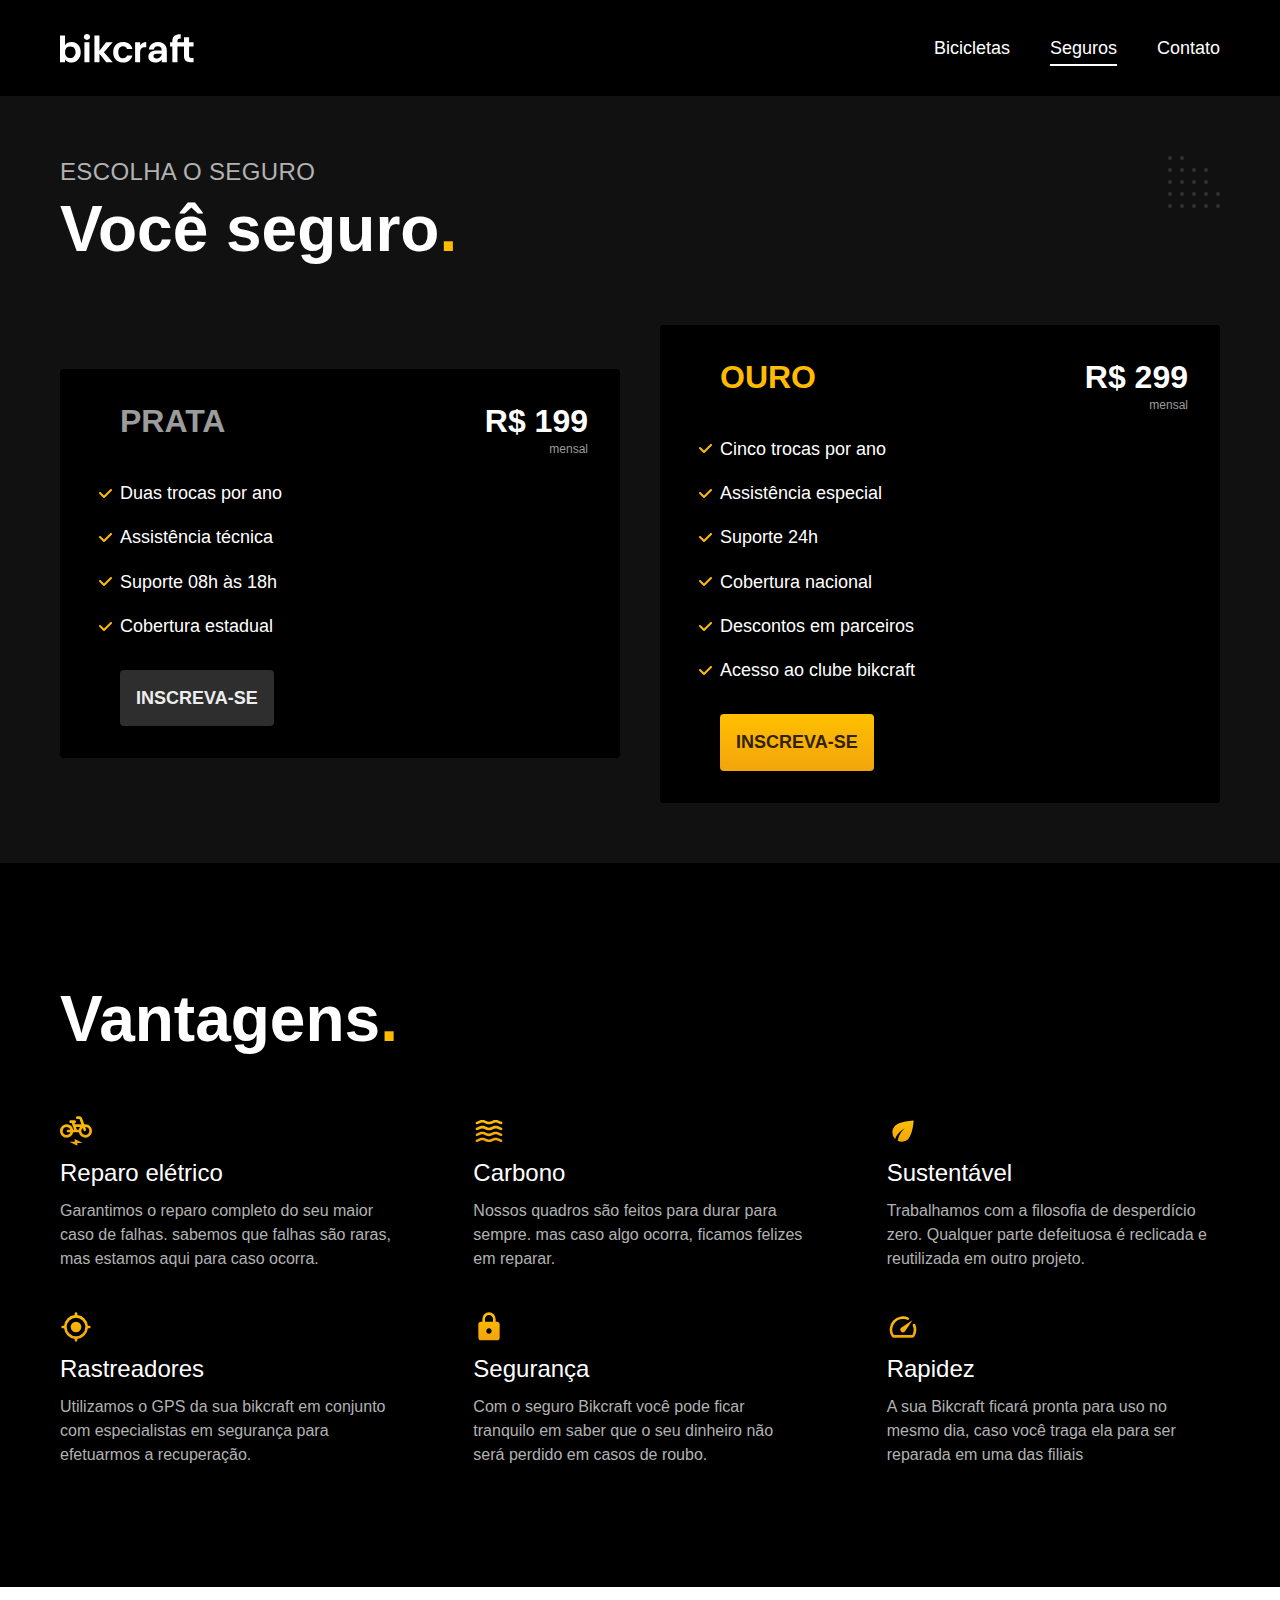
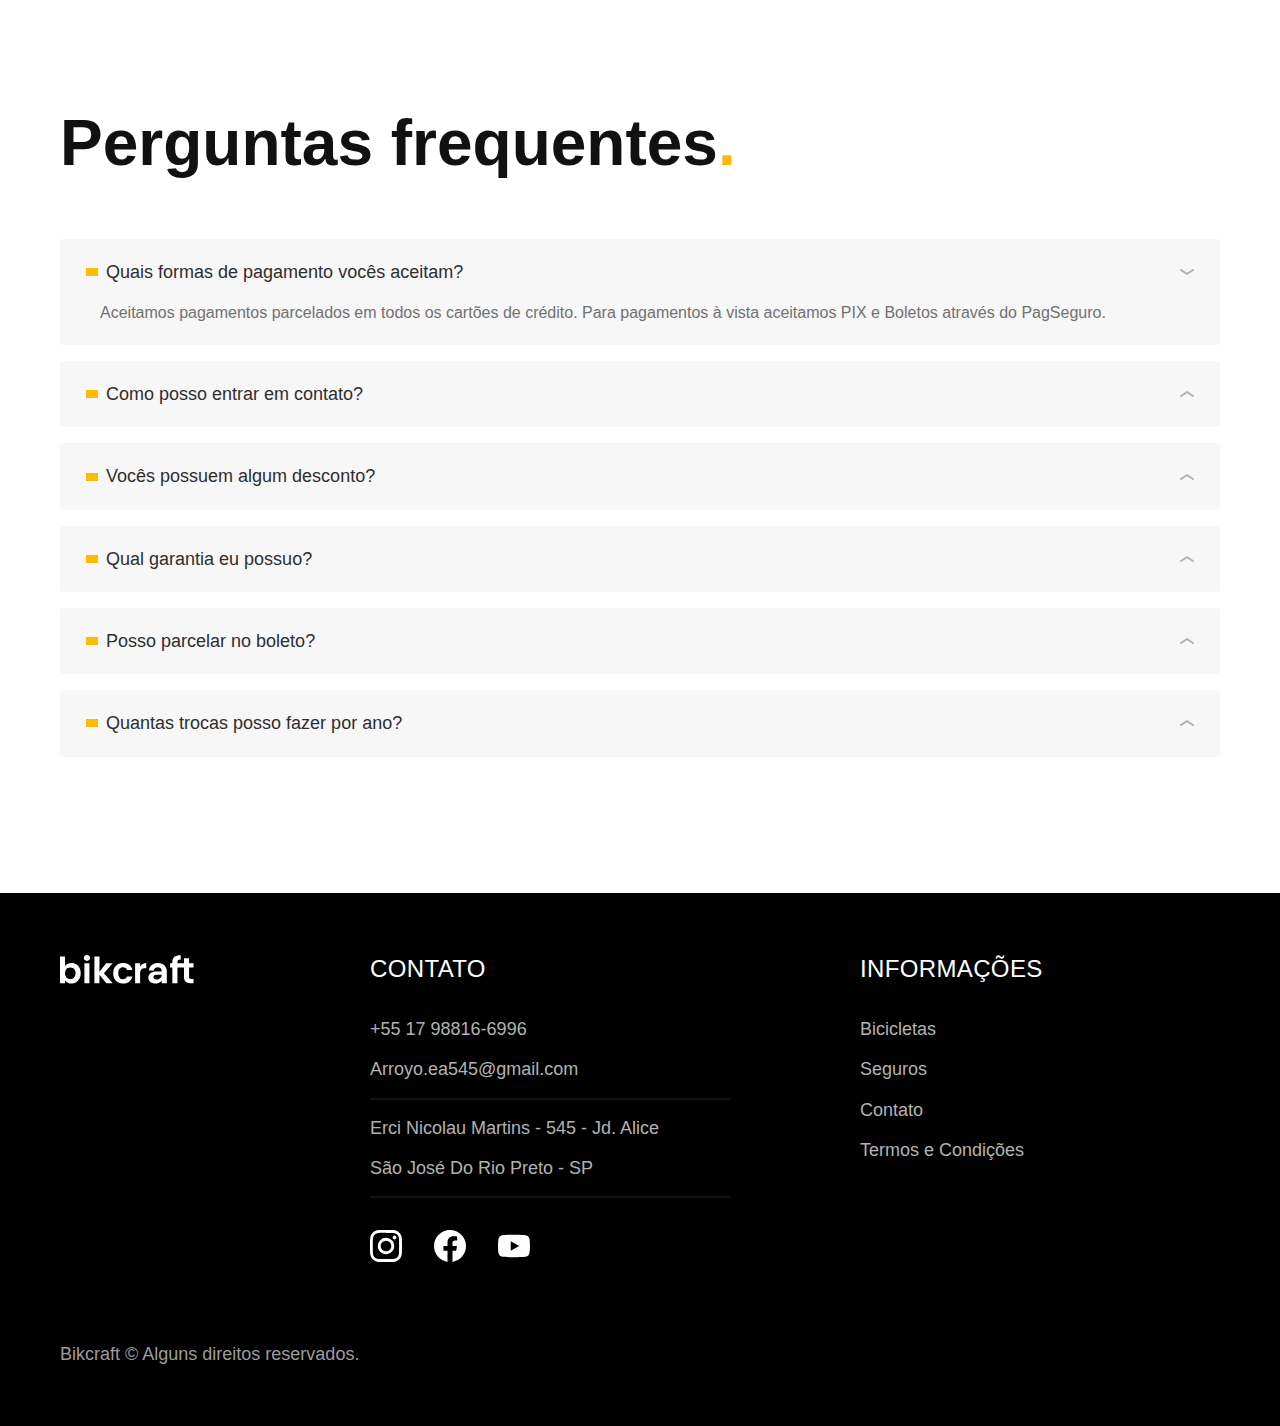
<file: seguros.html>
<!DOCTYPE html>
<html lang="pt-br">

<head>
  <meta charset="UTF-8">
  <meta name="viewport" content="width=device-width, initial-scale=1.0">

  <title>Seguros | Bikcraft</title>
  <meta name="description" content="Seguros.">

  <link rel="icon" href="./favicon.svg" type="image/svg+xml">
  <link rel="preload" href="./css/style.min.css" as="style">
  <link rel="stylesheet" href="./css/style.min.css">
  <script>
    document.documentElement.classList.add('js');
  </script>
</head>

<body id="seguros">
  <header class="header-bg">
    <div class="header container">
      <a href="./">
        <img src="./img/bikcraft.svg" alt="Bikcraft">
      </a>

      <nav aria-label="primaria">
        <ul class="header-menu font-1-m cor-0">
          <li><a href="./bicicletas.html">Bicicletas</a></li>
          <li><a href="./seguros.html">Seguros</a></li>
          <li><a href="./contato.html">Contato</a></li>
        </ul>
      </nav>
    </div>
  </header>

  <main class="seguros-bg">
    <div class="titulo-bg">
      <div class="titulo container">
        <p class="font-2-l-b cor-5">Escolha o seguro</p>
        <h1 class="font-1-xxl cor-0">Você seguro<span class="cor-p1">.</span></h1>
      </div>

    </div>


    <div class="seguros container">

      <div class="seguros-item" data-anime="200">
        <h3 class="font-1-xl cor-6">PRATA</h3>
        <span class="font-1-xl cor-0">R$ 199 <span class="font-1-xs cor-6">mensal</span></span>
        <ul class="font-2-m cor-0">
          <li>Duas trocas por ano</li>
          <li>Assistência técnica</li>
          <li>Suporte 08h às 18h</li>
          <li>Cobertura estadual</li>
        </ul>
        <a class="botao secundario" href="./orcamento.html?tipo=seguro&produto=prata">Inscreva-se</a>
      </div>

      <div class="seguros-item" data-anime="400">
        <h3 class="font-1-xl cor-p1">OURO</h3>
        <span class="font-1-xl cor-0">R$ 299 <span class="font-1-xs cor-6">mensal</span></span>
        <ul class="font-2-m cor-0">
          <li>Cinco trocas por ano</li>
          <li>Assistência especial</li>
          <li>Suporte 24h</li>
          <li>Cobertura nacional</li>
          <li>Descontos em parceiros</li>
          <li>Acesso ao clube bikcraft</li>
        </ul>
        <a class="botao" href="./orcamento.html?tipo=seguro&produto=ouro">Inscreva-se</a>
      </div>
    </div>

  </main>

  <article class="vantagens-bg">
    <div class="vantagens container">
      <h2 class="font-1-xxl cor-0">Vantagens<span class="cor-p1">.</span></h2>
      <ul>
        <li>
          <img src="./img/icones/eletrica.svg" alt="">
          <h3 class="font-1-l cor-0">Reparo elétrico</h3>
          <p class="font-2-s cor-5">Garantimos o reparo completo do seu maior caso de falhas. sabemos que falhas são raras, mas estamos aqui para caso ocorra.</p>
        </li>
        <li>
          <img src="./img/icones/carbono.svg" alt="">
          <h3 class="font-1-l cor-0">Carbono</h3>
          <p class="font-2-s cor-5">Nossos quadros são feitos para durar para sempre. mas caso algo ocorra, ficamos felizes em reparar.</p>
        </li>
        <li>
          <img src="./img/icones/sustentavel.svg" alt="">
          <h3 class="font-1-l cor-0">Sustentável</h3>
          <p class="font-2-s cor-5">Trabalhamos com a filosofia de desperdício zero. Qualquer parte defeituosa é reclicada e reutilizada em outro projeto.</p>
        </li>
        <li>
          <img src="./img/icones/rastreador.svg" alt="">
          <h3 class="font-1-l cor-0">Rastreadores</h3>
          <p class="font-2-s cor-5">Utilizamos o GPS da sua bikcraft em conjunto com especialistas em segurança para efetuarmos a recuperação.</p>
        </li>
        <li>
          <img src="./img/icones/seguro.svg" alt="">
          <h3 class="font-1-l cor-0">Segurança</h3>
          <p class="font-2-s cor-5">Com o seguro Bikcraft você pode ficar tranquilo em saber que o seu dinheiro não será perdido em casos de roubo.</p>
        </li>
        <li>
          <img src="./img/icones/velocidade.svg" alt="">
          <h3 class="font-1-l cor-0">Rapidez</h3>
          <p class="font-2-s cor-5">A sua Bikcraft ficará pronta para uso no mesmo dia, caso você traga ela para ser reparada em uma das filiais</p>
        </li>
      </ul>

    </div>

  </article>
  <article class="perguntas container">
    <h2 class="font-1-xxl">Perguntas frequentes<span class="cor-p1">.</span></h2>
    <dl>
      <div>
        <dt> <button class="font-1-m cor-10 " aria-controls="pergunta1" aria-expanded="true"> Quais formas de pagamento vocês aceitam?</button></dt>
        <dd id="pergunta1" class="font-2-s cor-7 ativa">Aceitamos pagamentos parcelados em todos os cartões de crédito. Para pagamentos à vista aceitamos PIX e Boletos através do PagSeguro.</dd>
      </div>
    </dl>
    <dl>
      <div>
        <dt> <button class="font-1-m cor-10" aria-controls="pergunta2" aria-expanded="false">Como posso entrar em contato?</button></dt>
        <dd id="pergunta2" class="font-2-s cor-7">Para nos comunicar basta entrar em contato pelas redes sociais informadas no site.</dd>
      </div>
    </dl>
    <dl>
      <div>
        <dt> <button class="font-1-m cor-10" aria-controls="pergunta3" aria-expanded="false">Vocês possuem algum desconto?</button></dt>
        <dd id="pergunta3" class="font-2-s cor-7">Pagamentos via pix têm 10% de desconto na primeira compra.</dd>
      </div>
    </dl>
    <dl>
      <div>
        <dt> <button class="font-1-m cor-10" aria-controls="pergunta4" aria-expanded="false">Qual garantia eu possuo?</button></dt>
        <dd id="pergunta4" class="font-2-s cor-7">Garantia total para sua Bikcraft.</dd>
      </div>
    </dl>
    <dl>
      <div>
        <dt> <button class="font-1-m cor-10" aria-controls="pergunta5" aria-expanded="false">Posso parcelar no boleto?</button></dt>
        <dd id="pergunta5" class="font-2-s cor-7">Aceitamos pagamentos parcelados em todos os cartões de crédito. Para pagamentos à vista aceitamos PIX e Boletos através do PagSeguro.</dd>
      </div>
    </dl>
    <dl>
      <div>
        <dt> <button class="font-1-m cor-10" aria-controls="pergunta6" aria-expanded="false">Quantas trocas posso fazer por ano?</button></dt>
        <dd id="pergunta6" class="font-2-s cor-7">No seguro PRATA você pode realizar um total de 02 trocas ao ano, já no seguro OURO você tem direito à 05 trocas AO ANO.</dd>
      </div>
    </dl>

  </article>

  <footer class="footer-bg">
    <div class="footer container">
      <img src="./img/bikcraft.svg" alt="Bikcraft">
      <div class="footer-contato">
        <h3 class="font-2-l-b cor-0">Contato</h3>
        <ul class="font-2-m cor-5">
          <li><a href="tel:+5517988166996">+55 17 98816-6996</a></li>
          <li><a href="mailto:Arroyo.ea545@gmail.com">Arroyo.ea545@gmail.com</a></li>
          <li>Erci Nicolau Martins - 545 - Jd. Alice</li>
          <li>São José Do Rio Preto - SP</li>
        </ul>
        <div class="footer-redes">
          <a href="https://www.instagram.com/doardoarroyo/" target="_blank">
            <img src="./img/redes/instagram.svg" alt="Instagram">
          </a>
          <a href="https://www.facebook.com/eduardo.arroyo.524/" target="_blank">
            <img src="./img/redes/facebook.svg" alt="Facebook">
          </a>
          <a href="https://www.youtube.com">
            <img src="./img/redes/youtube.svg" alt="Youtube">
          </a>
        </div>
      </div>
      <div class="footer-informacoes">
        <h3 class="font-2-l-b cor-0">Informações</h3>
        <nav>
          <ul class="font-1-m cor-5">
            <li><a href="./bicicletas.html">Bicicletas</a></li>
            <li><a href="./seguros.html">Seguros</a></li>
            <li><a href="./contato.html">Contato</a></li>
            <li><a href="./termos.html">Termos e Condições</a></li>
          </ul>
        </nav>
      </div>
      <p class="footer-copy font-2-m cor-6">Bikcraft © Alguns direitos reservados.</p>
    </div>
  </footer>
  <script src="./js/plugins/simple-anime.js"></script>
  <script src="./js/script.js"></script>
</body>

</html>
</file>
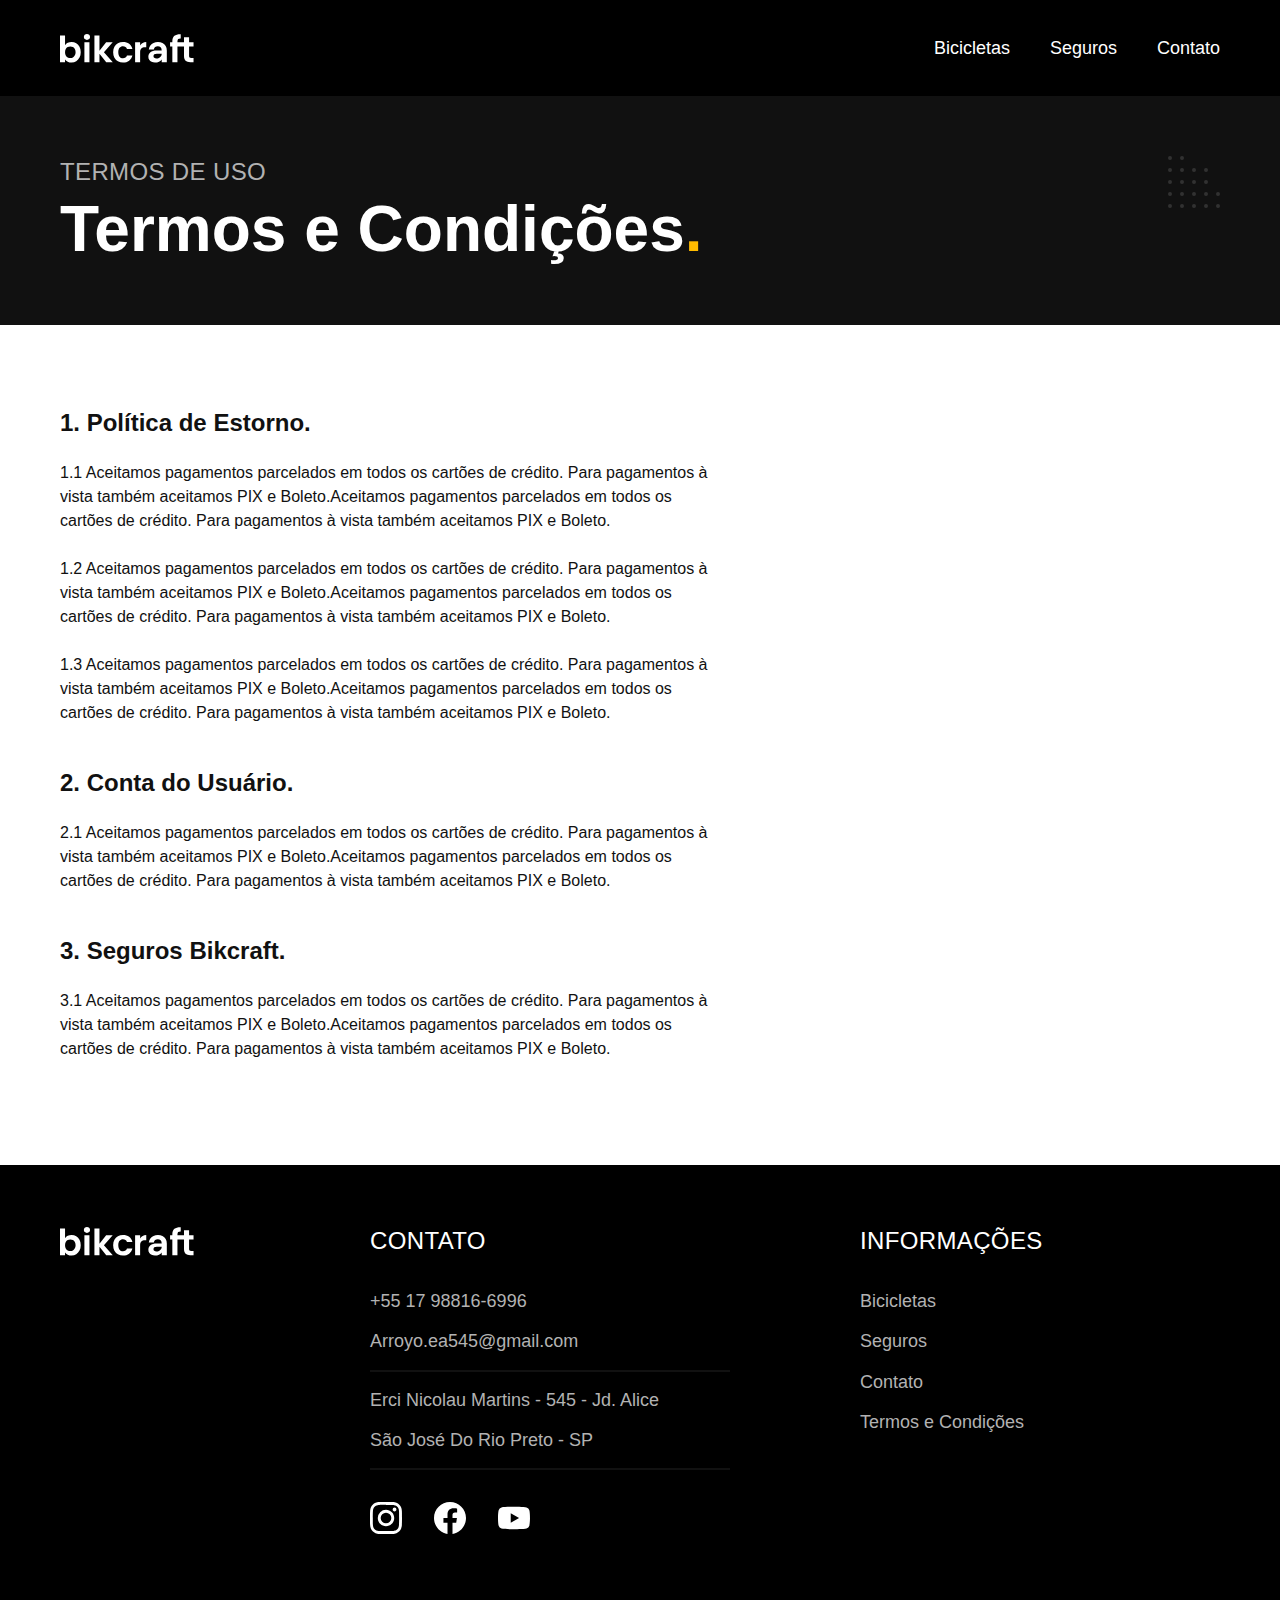
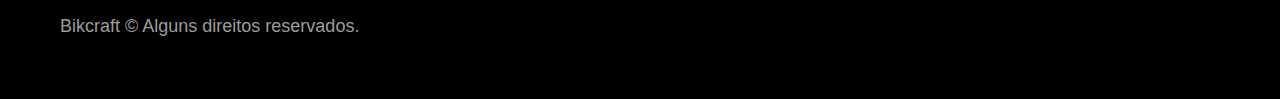
<file: termos.html>
<!DOCTYPE html>
<html lang="pt-br">

<head>
  <meta charset="UTF-8">
  <meta name="viewport" content="width=device-width, initial-scale=1.0">

  <title>Termos e Condições | Bikcraft</title>
  <meta name="description" content="Termos e condições.">

  <link rel="icon" href="./favicon.svg" type="image/svg+xml">
  <link rel="preload" href="./css/style.min.css" as="style">
  <link rel="stylesheet" href="./css/style.min.css">
  <script>
    document.documentElement.classList.add('js');
  </script>
</head>

<body id="termos">
  <header class="header-bg">
    <div class="header container">
      <a href="./">
        <img src="./img/bikcraft.svg" alt="Bikcraft">
      </a>

      <nav aria-label="primaria">
        <ul class="header-menu font-1-m cor-0">
          <li><a href="./bicicletas.html">Bicicletas</a></li>
          <li><a href="./seguros.html">Seguros</a></li>
          <li><a href="./contato.html">Contato</a></li>
        </ul>
      </nav>
    </div>
  </header>

  <main>
    <div class="titulo-bg">
      <div class="titulo container">
        <p class="font-2-l-b cor-5">Termos de Uso</p>
        <h1 class="font-1-xxl cor-0">Termos e Condições<span class="cor-p1">.</span></h1>
      </div>

    </div>
    <div class="termos font-2-s cor 11 container">
      <h2 class="font-1-l cor-11">1. Política de Estorno.</h2>
      <p>1.1 Aceitamos pagamentos parcelados em todos os cartões de crédito. Para pagamentos à vista também aceitamos PIX e Boleto.Aceitamos pagamentos parcelados em todos os cartões de crédito. Para pagamentos à vista também aceitamos PIX e Boleto.</p>
      <p>1.2 Aceitamos pagamentos parcelados em todos os cartões de crédito. Para pagamentos à vista também aceitamos PIX e Boleto.Aceitamos pagamentos parcelados em todos os cartões de crédito. Para pagamentos à vista também aceitamos PIX e Boleto.</p>
      <p>1.3 Aceitamos pagamentos parcelados em todos os cartões de crédito. Para pagamentos à vista também aceitamos PIX e Boleto.Aceitamos pagamentos parcelados em todos os cartões de crédito. Para pagamentos à vista também aceitamos PIX e Boleto.</p>
      <h2 class="font-1-l cor-11">2. Conta do Usuário.</h2>
      <p>2.1 Aceitamos pagamentos parcelados em todos os cartões de crédito. Para pagamentos à vista também aceitamos PIX e Boleto.Aceitamos pagamentos parcelados em todos os cartões de crédito. Para pagamentos à vista também aceitamos PIX e Boleto.</p>
      <h2 class="font-1-l cor-11">3. Seguros Bikcraft.</h2>
      <p>3.1 Aceitamos pagamentos parcelados em todos os cartões de crédito. Para pagamentos à vista também aceitamos PIX e Boleto.Aceitamos pagamentos parcelados em todos os cartões de crédito. Para pagamentos à vista também aceitamos PIX e Boleto.</p>
    </div>
  </main>



  <footer class="footer-bg">
    <div class="footer container">
      <img src="./img/bikcraft.svg" alt="Bikcraft">
      <div class="footer-contato">
        <h3 class="font-2-l-b cor-0">Contato</h3>
        <ul class="font-2-m cor-5">
          <li><a href="tel:+5517988166996">+55 17 98816-6996</a></li>
          <li><a href="mailto:Arroyo.ea545@gmail.com">Arroyo.ea545@gmail.com</a></li>
          <li>Erci Nicolau Martins - 545 - Jd. Alice</li>
          <li>São José Do Rio Preto - SP</li>
        </ul>
        <div class="footer-redes">
          <a href="https://www.instagram.com/doardoarroyo/" target="_blank">
            <img src="./img/redes/instagram.svg" alt="Instagram">
          </a>
          <a href="https://www.facebook.com/eduardo.arroyo.524/" target="_blank">
            <img src="./img/redes/facebook.svg" alt="Facebook">
          </a>
          <a href="https://www.youtube.com">
            <img src="./img/redes/youtube.svg" alt="Youtube">
          </a>
        </div>
      </div>
      <div class="footer-informacoes">
        <h3 class="font-2-l-b cor-0">Informações</h3>
        <nav>
          <ul class="font-1-m cor-5">
            <li><a href="./bicicletas.html">Bicicletas</a></li>
            <li><a href="./seguros.html">Seguros</a></li>
            <li><a href="./contato.html">Contato</a></li>
            <li><a href="./termos.html">Termos e Condições</a></li>
          </ul>
        </nav>
      </div>
      <p class="footer-copy font-2-m cor-6">Bikcraft © Alguns direitos reservados.</p>
    </div>
  </footer>
  <script src="./js/script.js"></script>
</body>

</html>
</file>
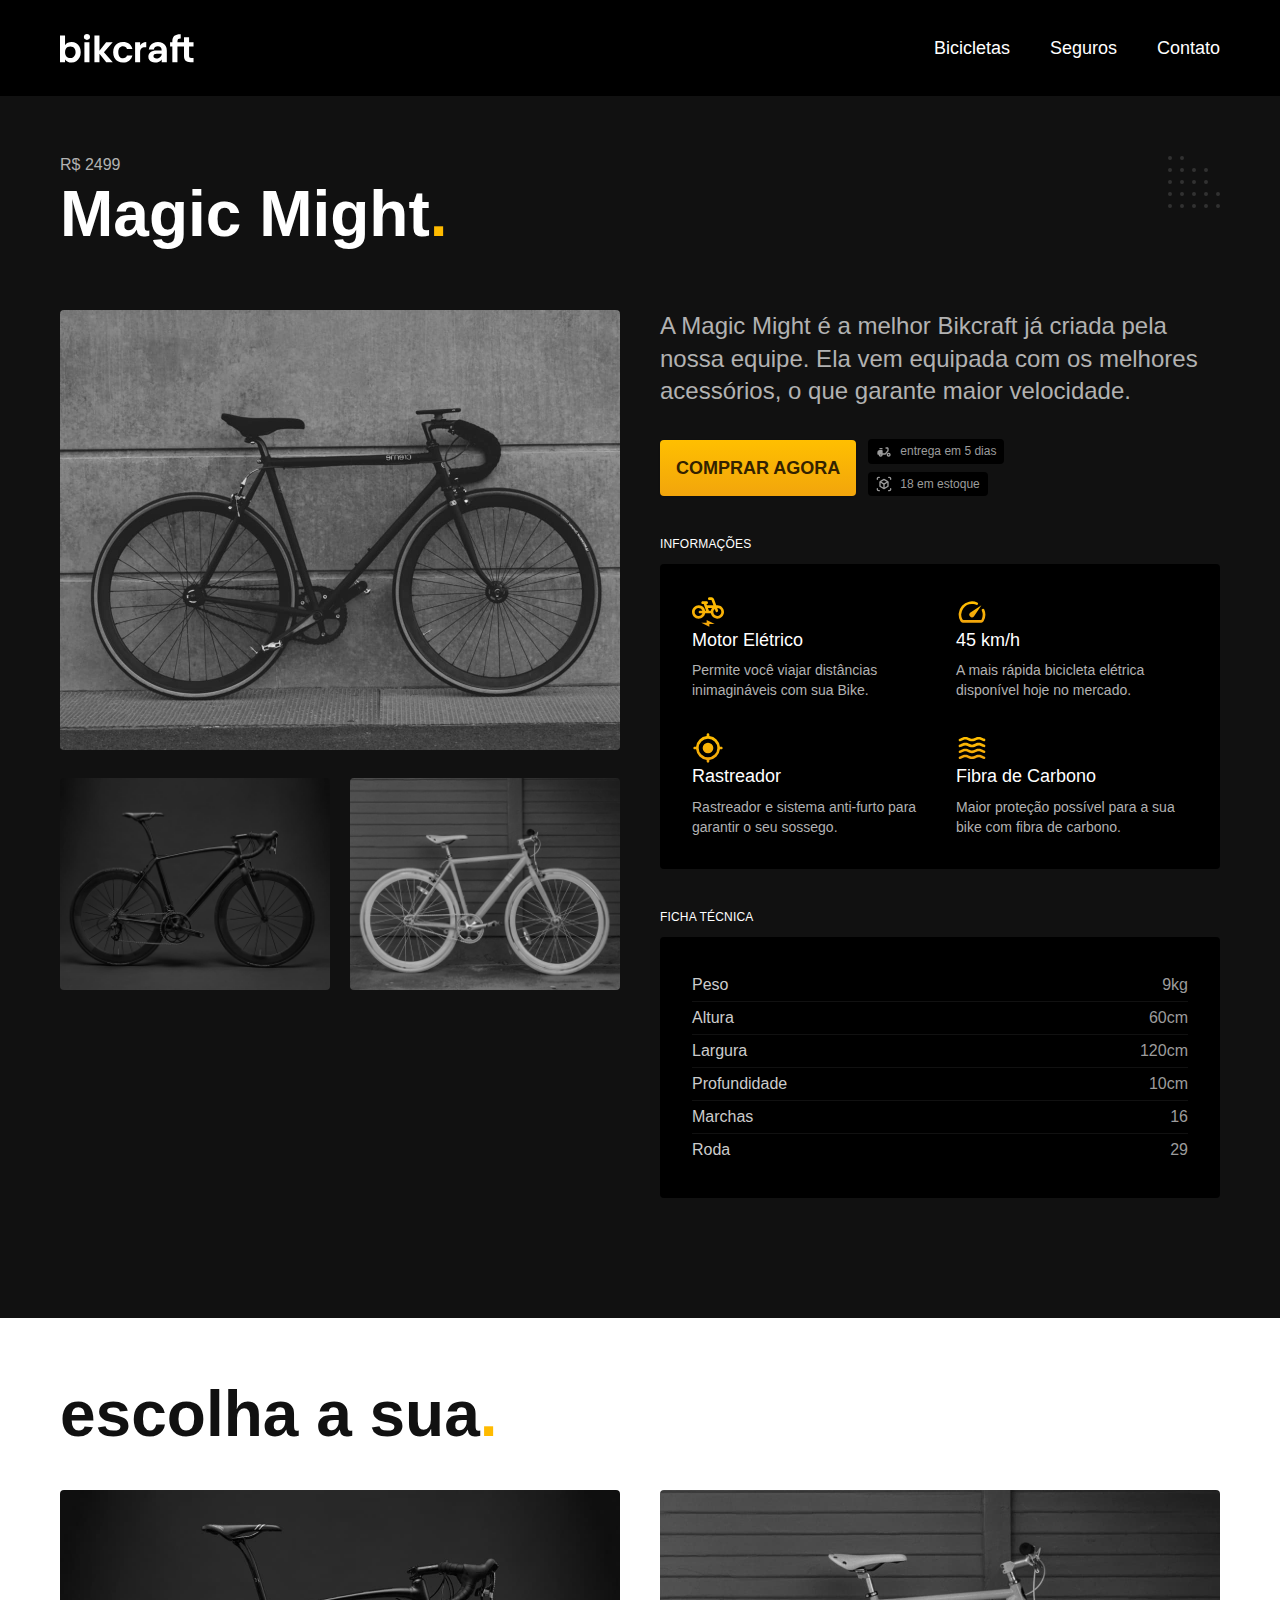
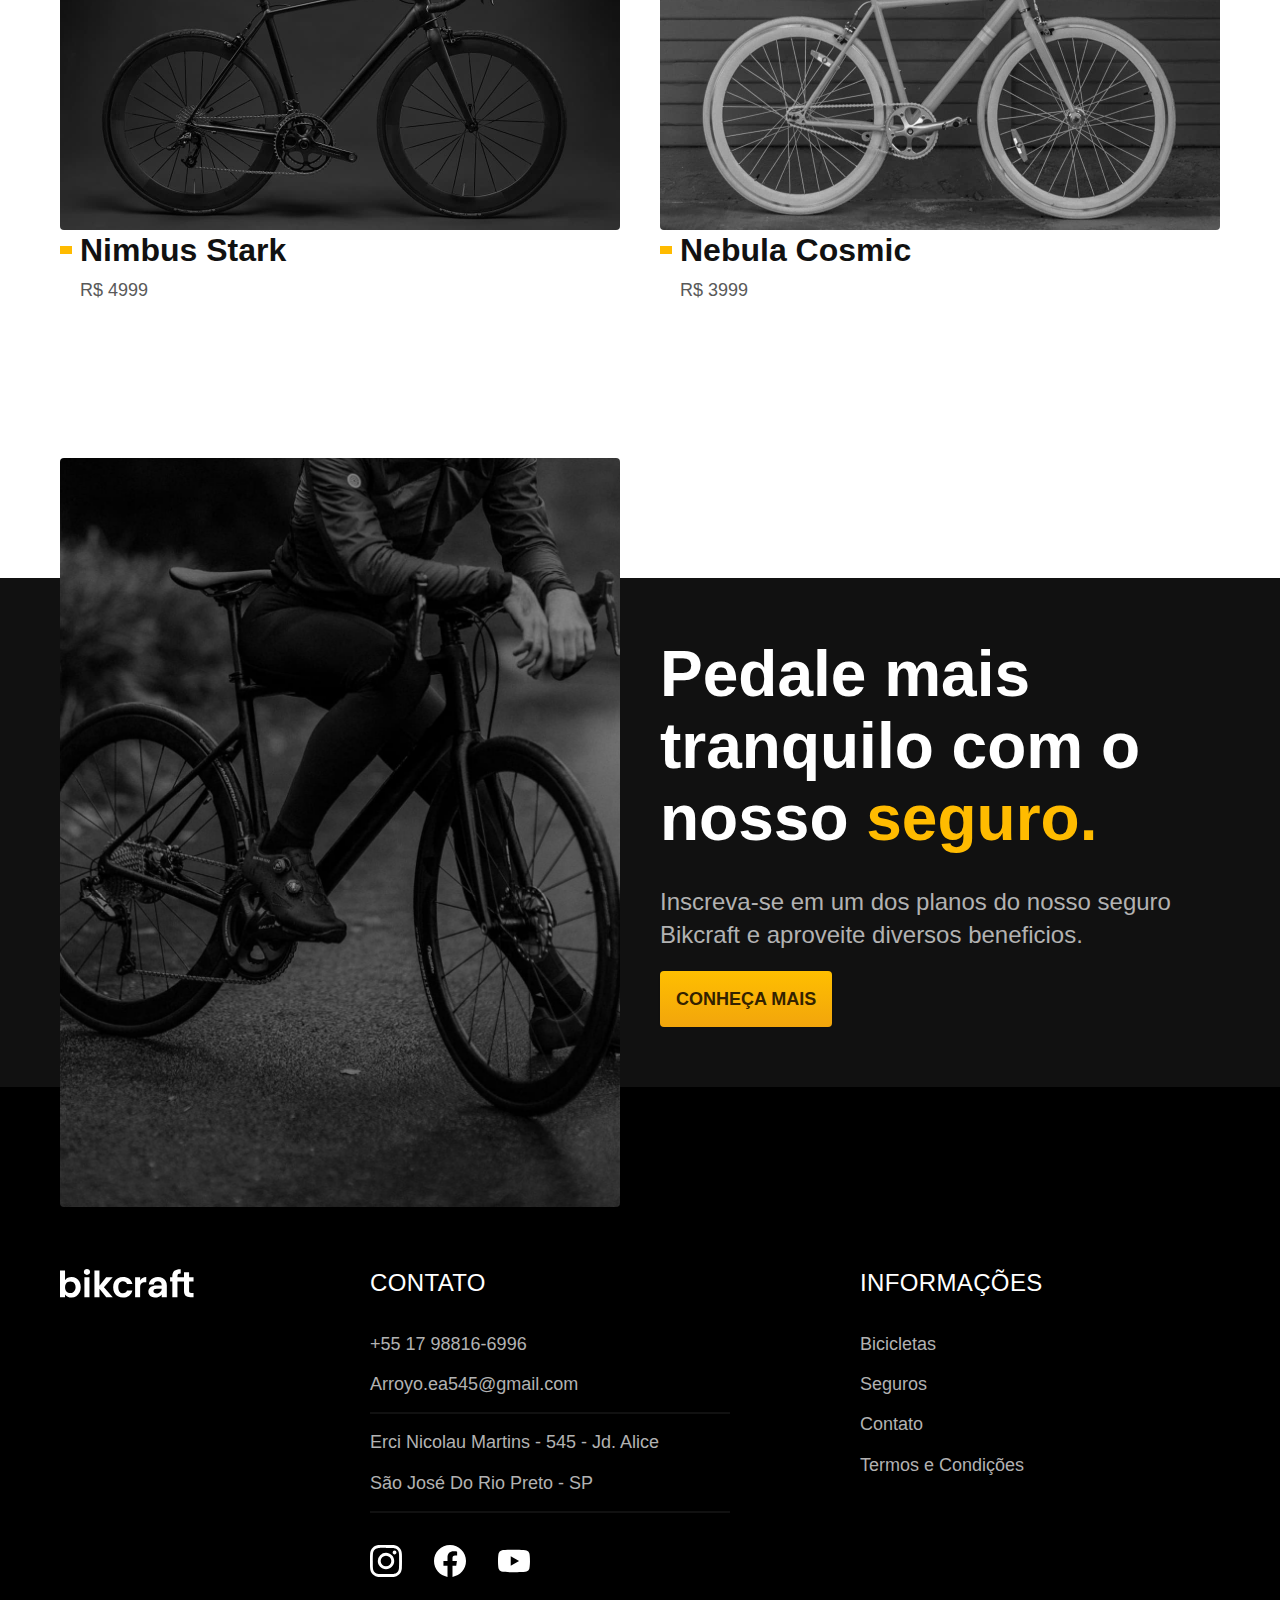
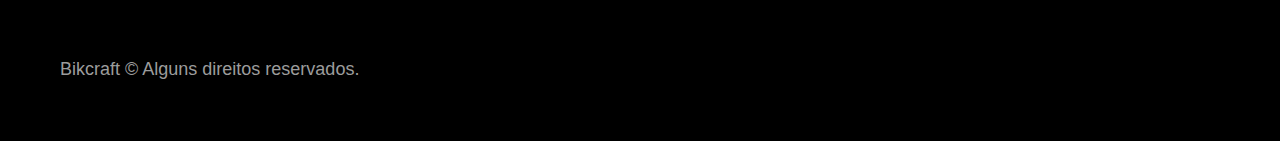
<file: bicicletas/magic.html>
<!DOCTYPE html>
<html lang="pt-br">

<head>
  <meta charset="UTF-8">
  <meta name="viewport" content="width=device-width, initial-scale=1.0">

  <title>Magic | Bikcraft</title>
  <meta name="description" content="Termos e condições.">
  <link rel="icon" href="../favicon.svg" type="image/svg+xml">
  <link rel="stylesheet" href="../css/style.min.css">
  <script>
    document.documentElement.classList.add('js');
  </script>
</head>

<body id="bicicleta">
  <header class="header-bg">
    <div class="header container">
      <a href="../">
        <img src="../img/bikcraft.svg" alt="Bikcraft">
      </a>

      <nav aria-label="primaria">
        <ul class="header-menu font-1-m cor-0">
          <li><a href="../bicicletas.html">Bicicletas</a></li>
          <li><a href="../seguros.html">Seguros</a></li>
          <li><a href="../contato.html">Contato</a></li>
        </ul>
      </nav>
    </div>
  </header>

  <main class="titulo-bg">
    <div>
      <div class="titulo container">
        <p class="font-2-x-l cor-5">R$ 2499</p>
        <h1 class="font-1-xxl cor-0">Magic Might<span class="cor-p1">.</span></h1>
      </div>
    </div>
    <div class="bicicleta container">
      <div class="bicicleta-imagens">
        <img src="../img/bicicleta/nimbus2.jpg" alt="Bicicleta 1">
        <img src="../img/bicicleta/nimbus1.jpg" alt="Bicicleta 2">
        <img src="../img/bicicleta/nimbus3.jpg" alt="Bicicleta 3">
      </div>

      <div class="bicicleta-conteudo">
        <p class="font-2-l cor-5">A Magic Might é a melhor Bikcraft já criada pela nossa equipe. Ela vem equipada com os melhores acessórios, o que garante maior velocidade. </p>
        <div class="bicicleta-comprar">
          <a class="botao" href="../orcamento.html?tipo=bikcraft&produto=magic">Comprar Agora</a>
          <span class="font-1-xs cor-6"><img src="../img/icones/entrega.svg" alt="">entrega em 5 dias</span>
          <span class="font-1-xs cor-6"><img src="../img/icones/estoque.svg" alt="">18 em estoque</span>

        </div>
        <h2 class="font-1-xs cor-0">Informações</h2>
        <ul class="bicicleta-informacoes">
          <li>
            <img src="../img/icones/eletrica.svg" alt="">
            <h3 class="font-1-m cor-0">Motor Elétrico</h3>
            <p class="font-2-xs cor-5">Permite você viajar distâncias inimagináveis com sua Bike.</p>
          </li>
          <li>
            <img src="../img/icones/velocidade.svg" alt="">
            <h3 class="font-1-m cor-0">45 km/h</h3>
            <p class="font-2-xs cor-5">A mais rápida bicicleta elétrica disponível hoje no mercado.</p>
          </li>
          <li>
            <img src="../img/icones/rastreador.svg" alt="">
            <h3 class="font-1-m cor-0">Rastreador</h3>
            <p class="font-2-xs cor-5">Rastreador e sistema anti-furto para garantir o seu sossego.</p>
          </li>
          <li>
            <img src="../img/icones/carbono.svg" alt="">
            <h3 class="font-1-m cor-0">Fibra de Carbono</h3>
            <p class="font-2-xs cor-5">Maior proteção possível para a sua bike com fibra de carbono.</p>
          </li>
        </ul>
        <h2 class="font-1-xs cor-0">Ficha Técnica</h2>
        <ul class="bicicleta-ficha font-2-s cor-4">
          <li>Peso <span>9kg</span></li>
          <li>Altura <span>60cm</span></li>
          <li>Largura <span>120cm</span></li>
          <li>Profundidade <span>10cm</span></li>
          <li>Marchas <span>16</span></li>
          <li>Roda <span>29</span></li>
        </ul>
      </div>
    </div>
  </main>

  <article class="bicicletas-lista container ">
    <h2 class="font-1-xxl">escolha a sua<span class="cor-p1">.</span></h2>

    <ul>
      <li>
        <a href="./magic.html">
          <img src="../img/bicicletas/nimbus.jpg" alt="Bicicleta preta">
          <h3 class="font-1-xl">Nimbus Stark</h3>
          <span class="font-2-m cor-8">R$ 4999</span>
        </a>
      </li>
      <li>
        <a href="./nebula.html">
          <img src="../img/bicicletas/nebula.jpg" alt="Bicicleta preta">
          <h3 class="font-1-xl">Nebula Cosmic</h3>
          <span class="font-2-m cor-8">R$ 3999</span>
        </a>
      </li>
    </ul>
  </article>

  <article class="seguro-bg">
    <div class="seguro container">
      <div class="seguro-imagem"><img src="../img/fotos/seguros.jpg" alt="pessoa parada em cima de uma bicicleta"></div>
      <div class="seguro-conteudo">
        <h2 class="font-1-xxl cor-0">Pedale mais tranquilo com o nosso <span class="cor-p1">seguro.</span></h2>
        <p class="font-2-l cor-5">Inscreva-se em um dos planos do nosso seguro Bikcraft e aproveite diversos beneficios.</p>
        <a class="botao" href="../seguros.html">Conheça Mais</a>
      </div>
    </div>

  </article>

  <footer class="footer-bg">
    <div class="footer container">
      <img src="../img/bikcraft.svg" alt="Bikcraft">
      <div class="footer-contato">
        <h3 class="font-2-l-b cor-0">Contato</h3>
        <ul class="font-2-m cor-5">
          <li><a href="tel:+5517988166996">+55 17 98816-6996</a></li>
          <li><a href="mailto:Arroyo.ea545@gmail.com">Arroyo.ea545@gmail.com</a></li>
          <li>Erci Nicolau Martins - 545 - Jd. Alice</li>
          <li>São José Do Rio Preto - SP</li>
        </ul>
        <div class="footer-redes">
          <a href="https://www.instagram.com/doardoarroyo/" target="_blank">
            <img src="../img/redes/instagram.svg" alt="Instagram">
          </a>
          <a href="https://www.facebook.com/eduardo.arroyo.524/" target="_blank">
            <img src="../img/redes/facebook.svg" alt="Facebook">
          </a>
          <a href="https://www.youtube.com">
            <img src="../img/redes/youtube.svg" alt="Youtube">
          </a>
        </div>
      </div>
      <div class="footer-informacoes">
        <h3 class="font-2-l-b cor-0">Informações</h3>
        <nav>
          <ul class="font-1-m cor-5">
            <li><a href="../bicicletas.html">Bicicletas</a></li>
            <li><a href="../seguros.html">Seguros</a></li>
            <li><a href="../contato.html">Contato</a></li>
            <li><a href="../termos.html">Termos e Condições</a></li>
          </ul>
        </nav>
      </div>
      <p class="footer-copy font-2-m cor-6">Bikcraft © Alguns direitos reservados.</p>
    </div>
  </footer>
  <script src="../js/script.js"></script>
</body>

</html>
</file>
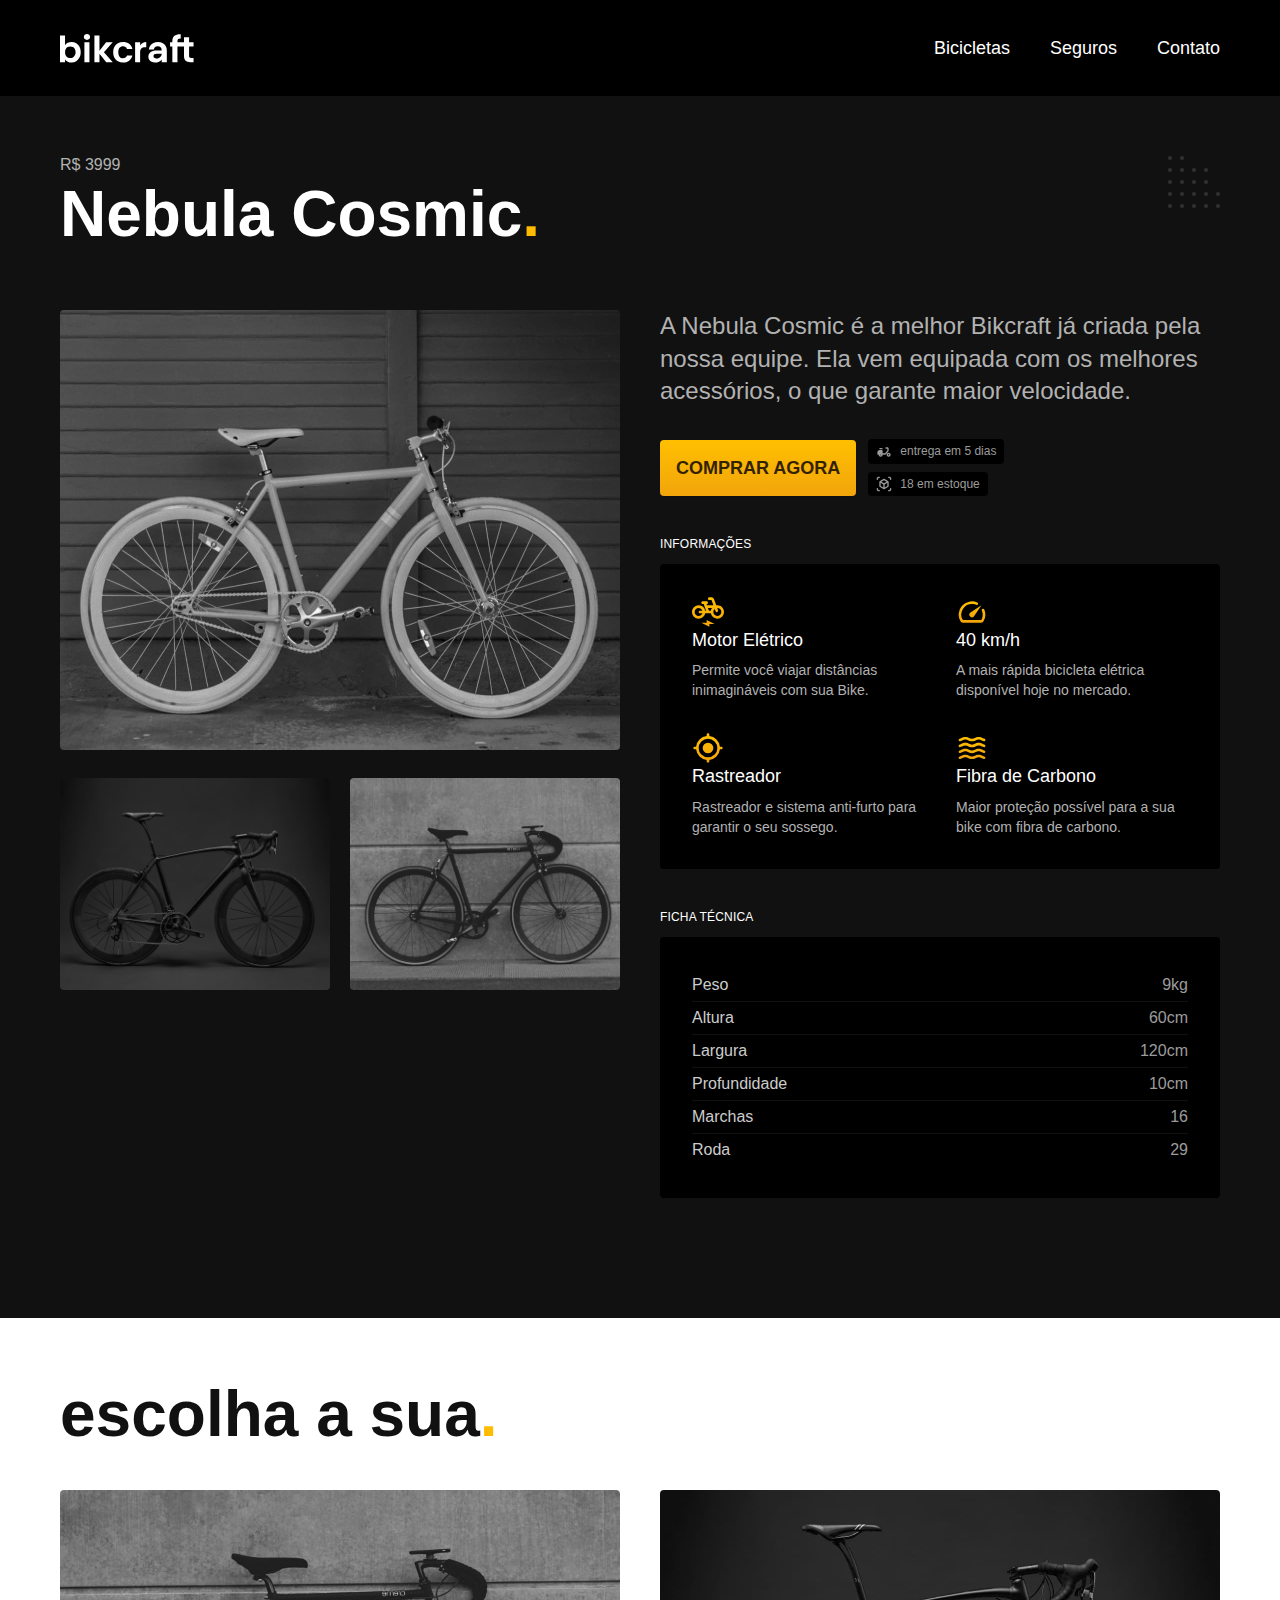
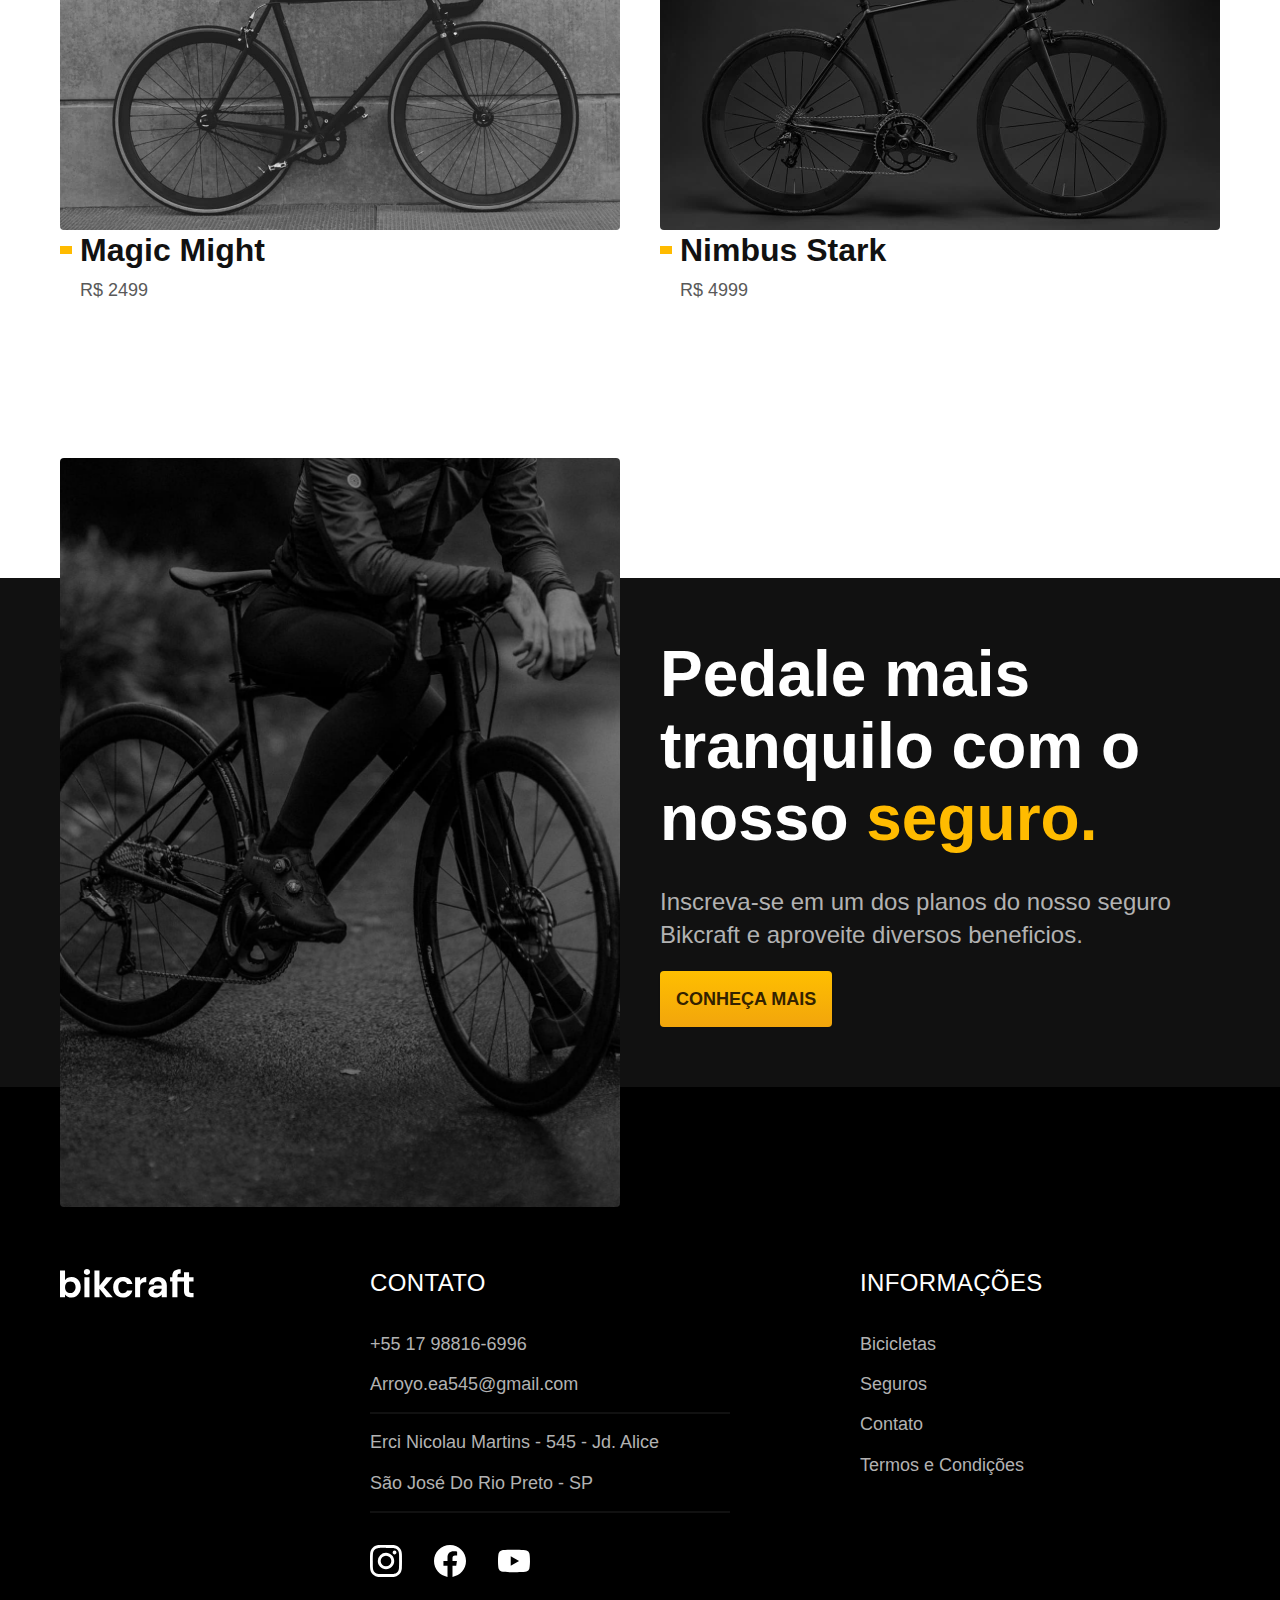
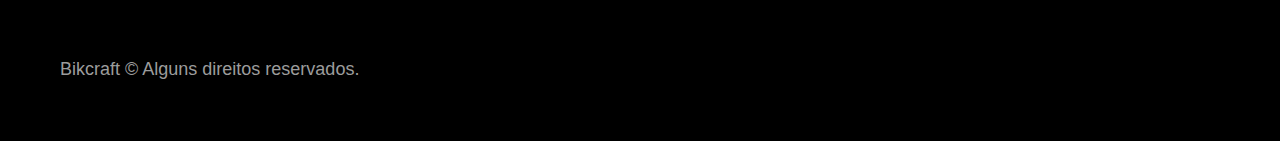
<file: bicicletas/nebula.html>
<!DOCTYPE html>
<html lang="pt-br">

<head>
  <meta charset="UTF-8">
  <meta name="viewport" content="width=device-width, initial-scale=1.0">

  <title>Nebula | Bikcraft</title>
  <meta name="description" content="Termos e condições.">
  <link rel="icon" href="../favicon.svg" type="image/svg+xml">

  <link rel="stylesheet" href="../css/style.min.css">
  <script>
    document.documentElement.classList.add('js');
  </script>
</head>

<body id="bicicleta">
  <header class="header-bg">
    <div class="header container">
      <a href="../">
        <img src="../img/bikcraft.svg" alt="Bikcraft">
      </a>

      <nav aria-label="primaria">
        <ul class="header-menu font-1-m cor-0">
          <li><a href="../bicicletas.html">Bicicletas</a></li>
          <li><a href="../seguros.html">Seguros</a></li>
          <li><a href="../contato.html">Contato</a></li>
        </ul>
      </nav>
    </div>
  </header>

  <main class="titulo-bg">
    <div>
      <div class="titulo container">
        <p class="font-2-x-l cor-5">R$ 3999</p>
        <h1 class="font-1-xxl cor-0">Nebula Cosmic<span class="cor-p1">.</span></h1>
      </div>
    </div>
    <div class="bicicleta container">
      <div class="bicicleta-imagens">
        <img src="../img/bicicleta/nimbus3.jpg" alt="Bicicleta 1">
        <img src="../img/bicicleta/nimbus1.jpg" alt="Bicicleta 2">
        <img src="../img/bicicleta/nimbus2.jpg" alt="Bicicleta 3">
      </div>

      <div class="bicicleta-conteudo">
        <p class="font-2-l cor-5">A Nebula Cosmic é a melhor Bikcraft já criada pela nossa equipe. Ela vem equipada com os melhores acessórios, o que garante maior velocidade. </p>
        <div class="bicicleta-comprar">
          <a class="botao" href="../orcamento.html?tipo=bikcraft&produto=nebula">Comprar Agora</a>
          <span class="font-1-xs cor-6"><img src="../img/icones/entrega.svg" alt="">entrega em 5 dias</span>
          <span class="font-1-xs cor-6"><img src="../img/icones/estoque.svg" alt="">18 em estoque</span>

        </div>
        <h2 class="font-1-xs cor-0">Informações</h2>
        <ul class="bicicleta-informacoes">
          <li>
            <img src="../img/icones/eletrica.svg" alt="">
            <h3 class="font-1-m cor-0">Motor Elétrico</h3>
            <p class="font-2-xs cor-5">Permite você viajar distâncias inimagináveis com sua Bike.</p>
          </li>
          <li>
            <img src="../img/icones/velocidade.svg" alt="">
            <h3 class="font-1-m cor-0">40 km/h</h3>
            <p class="font-2-xs cor-5">A mais rápida bicicleta elétrica disponível hoje no mercado.</p>
          </li>
          <li>
            <img src="../img/icones/rastreador.svg" alt="">
            <h3 class="font-1-m cor-0">Rastreador</h3>
            <p class="font-2-xs cor-5">Rastreador e sistema anti-furto para garantir o seu sossego.</p>
          </li>
          <li>
            <img src="../img/icones/carbono.svg" alt="">
            <h3 class="font-1-m cor-0">Fibra de Carbono</h3>
            <p class="font-2-xs cor-5">Maior proteção possível para a sua bike com fibra de carbono.</p>
          </li>
        </ul>
        <h2 class="font-1-xs cor-0">Ficha Técnica</h2>
        <ul class="bicicleta-ficha font-2-s cor-4">
          <li>Peso <span>9kg</span></li>
          <li>Altura <span>60cm</span></li>
          <li>Largura <span>120cm</span></li>
          <li>Profundidade <span>10cm</span></li>
          <li>Marchas <span>16</span></li>
          <li>Roda <span>29</span></li>
        </ul>
      </div>
    </div>
  </main>

  <article class="bicicletas-lista container ">
    <h2 class="font-1-xxl">escolha a sua<span class="cor-p1">.</span></h2>

    <ul>
      <li>
        <a href="./magic.html">
          <img src="../img/bicicletas/magic.jpg" alt="Bicicleta preta">
          <h3 class="font-1-xl">Magic Might</h3>
          <span class="font-2-m cor-8">R$ 2499</span>
        </a>
      </li>
      <li>
        <a href="./nebula.html">
          <img src="../img/bicicletas/nimbus.jpg" alt="Bicicleta preta">
          <h3 class="font-1-xl">Nimbus Stark</h3>
          <span class="font-2-m cor-8">R$ 4999</span>
        </a>
      </li>
    </ul>
  </article>

  <article class="seguro-bg">
    <div class="seguro container">
      <div class="seguro-imagem"><img src="../img/fotos/seguros.jpg" alt="pessoa parada em cima de uma bicicleta"></div>
      <div class="seguro-conteudo">
        <h2 class="font-1-xxl cor-0">Pedale mais tranquilo com o nosso <span class="cor-p1">seguro.</span></h2>
        <p class="font-2-l cor-5">Inscreva-se em um dos planos do nosso seguro Bikcraft e aproveite diversos beneficios.</p>
        <a class="botao" href="../seguros.html">Conheça Mais</a>
      </div>
    </div>

  </article>

  <footer class="footer-bg">
    <div class="footer container">
      <img src="../img/bikcraft.svg" alt="Bikcraft">
      <div class="footer-contato">
        <h3 class="font-2-l-b cor-0">Contato</h3>
        <ul class="font-2-m cor-5">
          <li><a href="tel:+5517988166996">+55 17 98816-6996</a></li>
          <li><a href="mailto:Arroyo.ea545@gmail.com">Arroyo.ea545@gmail.com</a></li>
          <li>Erci Nicolau Martins - 545 - Jd. Alice</li>
          <li>São José Do Rio Preto - SP</li>
        </ul>
        <div class="footer-redes">
          <a href="https://www.instagram.com/doardoarroyo/" target="_blank">
            <img src="../img/redes/instagram.svg" alt="Instagram">
          </a>
          <a href="https://www.facebook.com/eduardo.arroyo.524/" target="_blank">
            <img src="../img/redes/facebook.svg" alt="Facebook">
          </a>
          <a href="https://www.youtube.com">
            <img src="../img/redes/youtube.svg" alt="Youtube">
          </a>
        </div>
      </div>
      <div class="footer-informacoes">
        <h3 class="font-2-l-b cor-0">Informações</h3>
        <nav>
          <ul class="font-1-m cor-5">
            <li><a href="../bicicletas.html">Bicicletas</a></li>
            <li><a href="../seguros.html">Seguros</a></li>
            <li><a href="../contato.html">Contato</a></li>
            <li><a href="../termos.html">Termos e Condições</a></li>
          </ul>
        </nav>
      </div>
      <p class="footer-copy font-2-m cor-6">Bikcraft © Alguns direitos reservados.</p>
    </div>
  </footer>
  <script src="../js/script.js"></script>
</body>

</html>
</file>
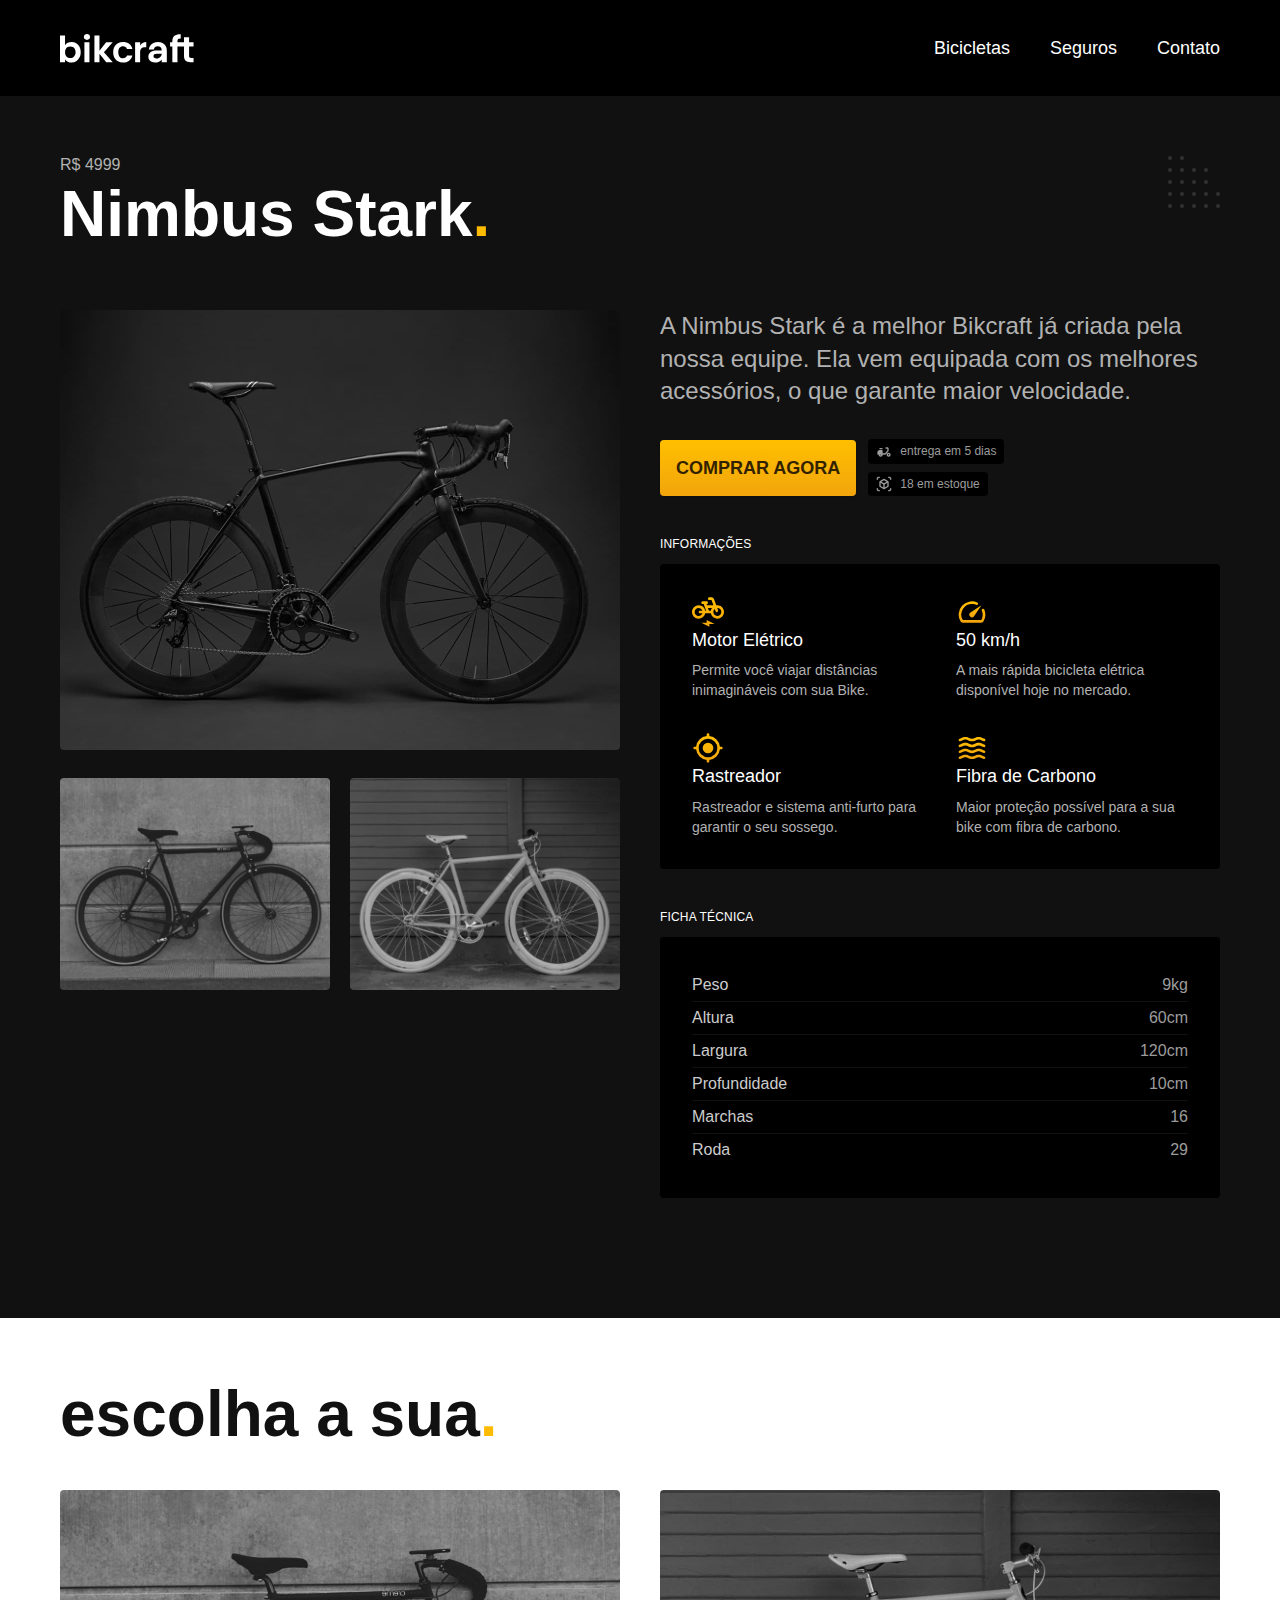
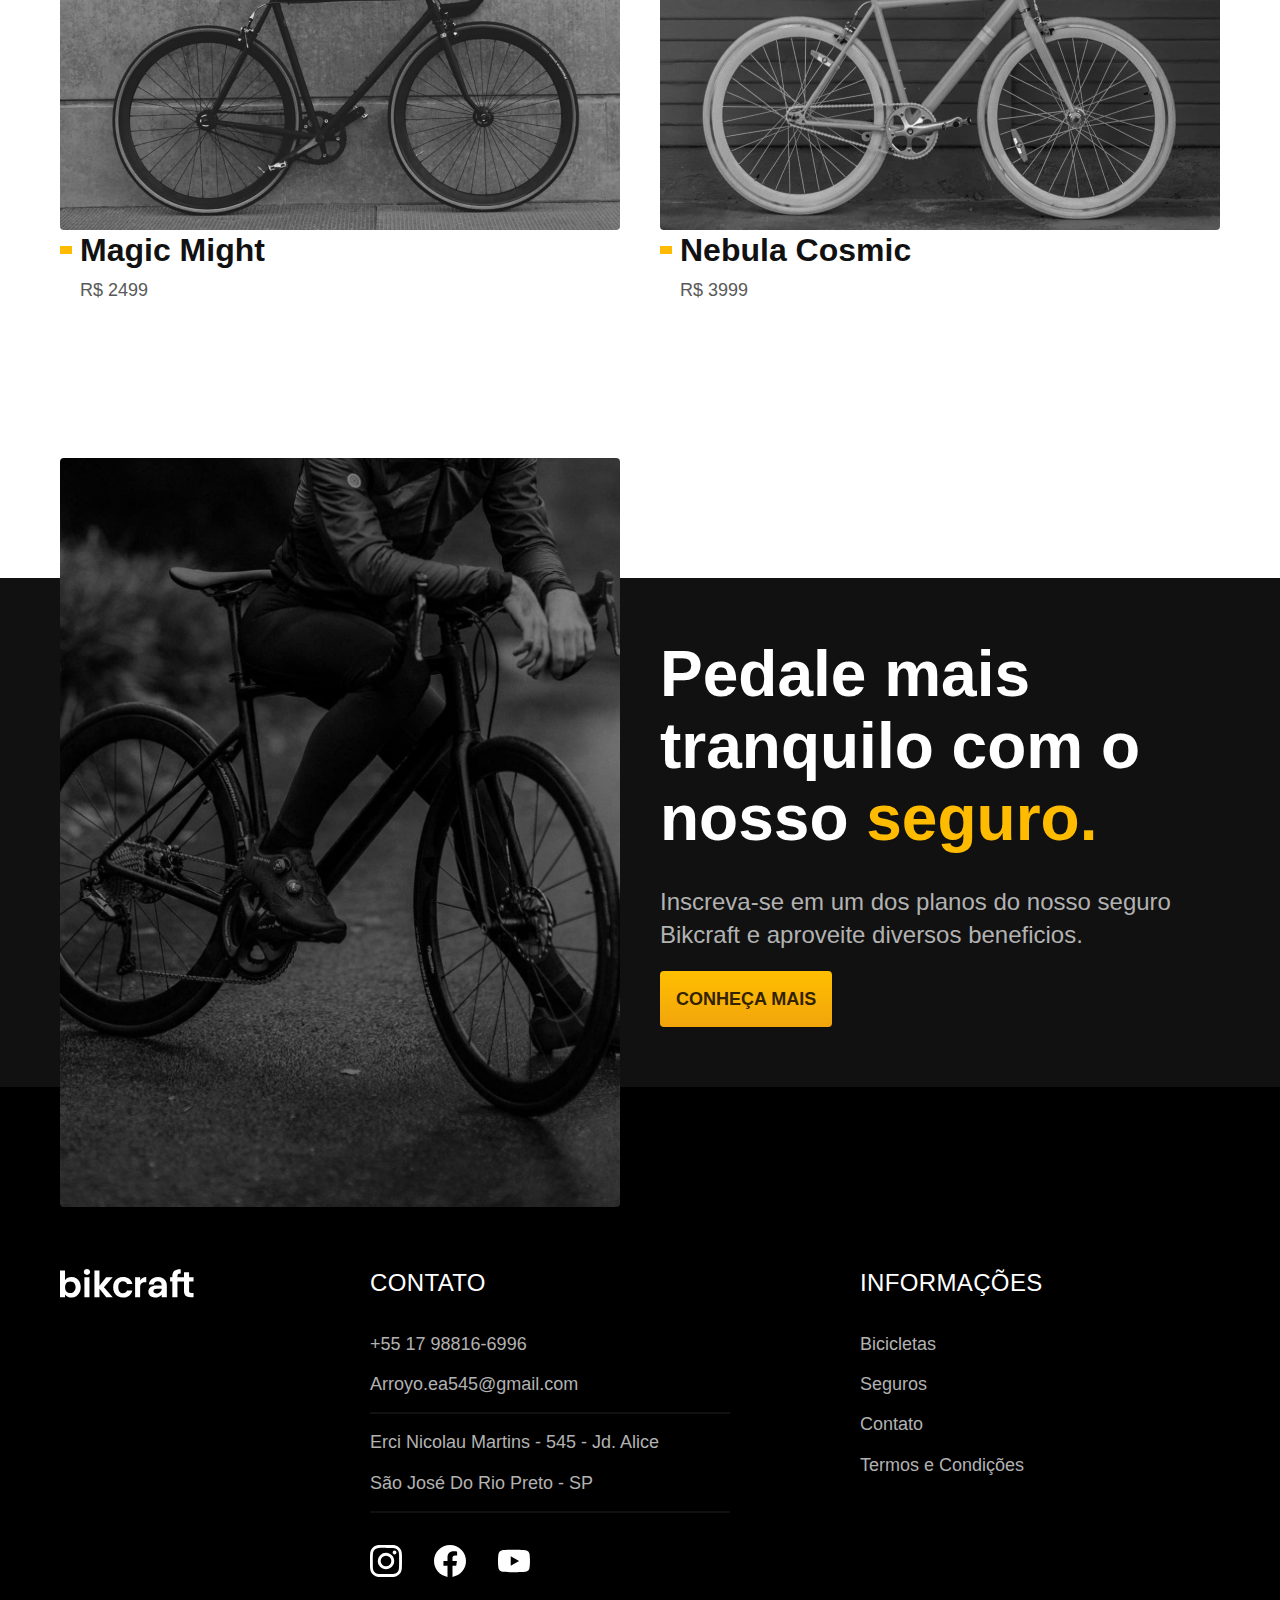
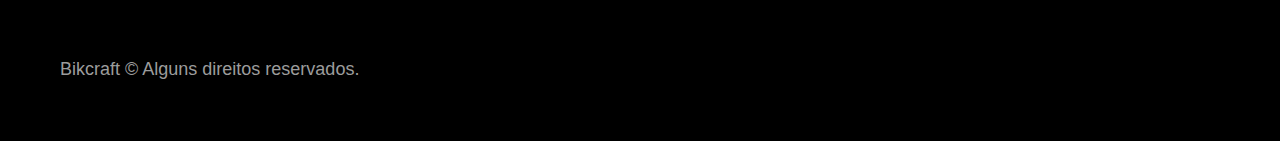
<file: bicicletas/nimbus.html>
<!DOCTYPE html>
<html lang="pt-br">

<head>
  <meta charset="UTF-8">
  <meta name="viewport" content="width=device-width, initial-scale=1.0">

  <title>Nimbus | Bikcraft</title>
  <meta name="description" content="Termos e condições.">
  <link rel="icon" href="../favicon.svg" type="image/svg+xml">

  <link rel="stylesheet" href="../css/style.min.css">
  <script>
    document.documentElement.classList.add('js');
  </script>
</head>

<body id="bicicleta">
  <header class="header-bg">
    <div class="header container">
      <a href="../">
        <img src="../img/bikcraft.svg" alt="Bikcraft">
      </a>

      <nav aria-label="primaria">
        <ul class="header-menu font-1-m cor-0">
          <li><a href="../bicicletas.html">Bicicletas</a></li>
          <li><a href="../seguros.html">Seguros</a></li>
          <li><a href="../contato.html">Contato</a></li>
        </ul>
      </nav>
    </div>
  </header>

  <main class="titulo-bg">
    <div>
      <div class="titulo container">
        <p class="font-2-x-l cor-5">R$ 4999</p>
        <h1 class="font-1-xxl cor-0">Nimbus Stark<span class="cor-p1">.</span></h1>
      </div>
    </div>
    <div class="bicicleta container">
      <div class="bicicleta-imagens">
        <img src="../img/bicicleta/nimbus1.jpg" alt="Bicicleta 1">
        <img src="../img/bicicleta/nimbus2.jpg" alt="Bicicleta 2">
        <img src="../img/bicicleta/nimbus3.jpg" alt="Bicicleta 3">
      </div>

      <div class="bicicleta-conteudo">
        <p class="font-2-l cor-5">A Nimbus Stark é a melhor Bikcraft já criada pela nossa equipe. Ela vem equipada com os melhores acessórios, o que garante maior velocidade. </p>
        <div class="bicicleta-comprar">
          <a class="botao" href="../orcamento.html?tipo=bikcraft&produto=nimbus">Comprar Agora</a>
          <span class="font-1-xs cor-6"><img src="../img/icones/entrega.svg" alt="">entrega em 5 dias</span>
          <span class="font-1-xs cor-6"><img src="../img/icones/estoque.svg" alt="">18 em estoque</span>

        </div>
        <h2 class="font-1-xs cor-0">Informações</h2>
        <ul class="bicicleta-informacoes">
          <li>
            <img src="../img/icones/eletrica.svg" alt="">
            <h3 class="font-1-m cor-0">Motor Elétrico</h3>
            <p class="font-2-xs cor-5">Permite você viajar distâncias inimagináveis com sua Bike.</p>
          </li>
          <li>
            <img src="../img/icones/velocidade.svg" alt="">
            <h3 class="font-1-m cor-0">50 km/h</h3>
            <p class="font-2-xs cor-5">A mais rápida bicicleta elétrica disponível hoje no mercado.</p>
          </li>
          <li>
            <img src="../img/icones/rastreador.svg" alt="">
            <h3 class="font-1-m cor-0">Rastreador</h3>
            <p class="font-2-xs cor-5">Rastreador e sistema anti-furto para garantir o seu sossego.</p>
          </li>
          <li>
            <img src="../img/icones/carbono.svg" alt="">
            <h3 class="font-1-m cor-0">Fibra de Carbono</h3>
            <p class="font-2-xs cor-5">Maior proteção possível para a sua bike com fibra de carbono.</p>
          </li>
        </ul>
        <h2 class="font-1-xs cor-0">Ficha Técnica</h2>
        <ul class="bicicleta-ficha font-2-s cor-4">
          <li>Peso <span>9kg</span></li>
          <li>Altura <span>60cm</span></li>
          <li>Largura <span>120cm</span></li>
          <li>Profundidade <span>10cm</span></li>
          <li>Marchas <span>16</span></li>
          <li>Roda <span>29</span></li>
        </ul>
      </div>
    </div>
  </main>

  <article class="bicicletas-lista container ">
    <h2 class="font-1-xxl">escolha a sua<span class="cor-p1">.</span></h2>

    <ul>
      <li>
        <a href="./magic.html">
          <img src="../img/bicicletas/magic.jpg" alt="Bicicleta preta">
          <h3 class="font-1-xl">Magic Might</h3>
          <span class="font-2-m cor-8">R$ 2499</span>
        </a>
      </li>
      <li>
        <a href="./nebula.html">
          <img src="../img/bicicletas/nebula.jpg" alt="Bicicleta preta">
          <h3 class="font-1-xl">Nebula Cosmic</h3>
          <span class="font-2-m cor-8">R$ 3999</span>
        </a>
      </li>
    </ul>
  </article>

  <article class="seguro-bg">
    <div class="seguro container">
      <div class="seguro-imagem"><img src="../img/fotos/seguros.jpg" alt="pessoa parada em cima de uma bicicleta"></div>
      <div class="seguro-conteudo">
        <h2 class="font-1-xxl cor-0">Pedale mais tranquilo com o nosso <span class="cor-p1">seguro.</span></h2>
        <p class="font-2-l cor-5">Inscreva-se em um dos planos do nosso seguro Bikcraft e aproveite diversos beneficios.</p>
        <a class="botao" href="../seguros.html">Conheça Mais</a>
      </div>
    </div>

  </article>

  <footer class="footer-bg">
    <div class="footer container">
      <img src="../img/bikcraft.svg" alt="Bikcraft">
      <div class="footer-contato">
        <h3 class="font-2-l-b cor-0">Contato</h3>
        <ul class="font-2-m cor-5">
          <li><a href="tel:+5517988166996">+55 17 98816-6996</a></li>
          <li><a href="mailto:Arroyo.ea545@gmail.com">Arroyo.ea545@gmail.com</a></li>
          <li>Erci Nicolau Martins - 545 - Jd. Alice</li>
          <li>São José Do Rio Preto - SP</li>
        </ul>
        <div class="footer-redes">
          <a href="https://www.instagram.com/doardoarroyo/" target="_blank">
            <img src="../img/redes/instagram.svg" alt="Instagram">
          </a>
          <a href="https://www.facebook.com/eduardo.arroyo.524/" target="_blank">
            <img src="../img/redes/facebook.svg" alt="Facebook">
          </a>
          <a href="https://www.youtube.com">
            <img src="../img/redes/youtube.svg" alt="Youtube">
          </a>
        </div>
      </div>
      <div class="footer-informacoes">
        <h3 class="font-2-l-b cor-0">Informações</h3>
        <nav>
          <ul class="font-1-m cor-5">
            <li><a href="../bicicletas.html">Bicicletas</a></li>
            <li><a href="../seguros.html">Seguros</a></li>
            <li><a href="../contato.html">Contato</a></li>
            <li><a href="../termos.html">Termos e Condições</a></li>
          </ul>
        </nav>
      </div>
      <p class="footer-copy font-2-m cor-6">Bikcraft © Alguns direitos reservados.</p>
    </div>
  </footer>
  <script src="../js/script.js"></script>
</body>

</html>
</file>
<file: css/style.min.css>
body{margin:0;font-family:Arial,Helvetica,sans-serif;color:#111}blockquote,dd,h1,h2,h3,h4,p,ul{margin:0}ul{margin:0;padding:0;list-style:none}a{text-decoration:none;color:inherit}img{max-width:100%;height:auto;display:block}img[src$=".jpg"]{border-radius:4px}.font-1-xs{font:400 0.75rem/1.35 Poppins,sans-serif}.font-2-xs{font:400 0.875rem/1.43 Roboto,sans-serif}.font-2-s{font:400 1rem/1.5 Roboto,sans-serif}.font-1-m,.font-1-mb{font:400 1.125rem/1.35 Poppins,sans-serif}.font-1-mb{font-weight:600}.font-2-m{font:500 1.125rem/1.35 Roboto,sans-serif}.font-1-l{font:400 1.5rem/1.5 Poppins,sans-serif}.font-2-l,.font-2-l-b{font:400 1.5rem/1.35 Roboto,sans-serif}.font-2-l-b{font-weight:500;letter-spacing:.015em;text-transform:uppercase}.font-1-xl{font:600 2rem/1.25 Poppins,sans-serif}.font-2-xl{font:500 2rem/1.25 Roboto,sans-serif}.font-1-xxl{font:600 4rem/1.125 Poppins,sans-serif}@media (max-width:1200px){.font-1-xxl{font-size:3rem}.font-2-l,.font-2-l-b{font-size:1.125rem}}@media (max-width:800px){.font-1-xxl{font-size:2rem}.font-1-xl,.font-2-xl{font-size:1.5rem}}:root{--cor-0:#ffffff;--cor-1:#f7f7f7;--cor-2:#ededed;--cor-3:#dedede;--cor-4:#cccccc;--cor-5:#b2b2b2;--cor-6:#9c9c9c;--cor-7:#717171;--cor-8:#595959;--cor-9:#404040;--cor-10:#2e2e2e;--cor-11:#111111;--cor-12:#000000;--cor-p1:#ffbb00;--cor-p2:#e4a30b;--cor-p3:#a66f00;--cor-p4:#664400;--cor-p5:#332200}.cor-0{color:var(--cor-0)}.cor-1{color:var(--cor-1)}.cor-2{color:var(--cor-2)}.cor-3{color:var(--cor-3)}.cor-4{color:var(--cor-4)}.cor-5{color:var(--cor-5)}.cor-6{color:var(--cor-6)}.cor-7{color:var(--cor-7)}.cor-8{color:var(--cor-8)}.cor-9{color:var(--cor-9)}.cor-10{color:var(--cor-10)}.cor-11{color:var(--cor-11)}.cor-12{color:var(--cor-12)}.cor-1{color:var(--cor-1)}.cor-p1{color:var(--cor-p1)}.cor-p2{color:var(--cor-p2)}.cor-p3{color:var(--cor-p3)}.cor-p4{color:var(--cor-p4)}.cor-p5{color:var(--cor-p5)}body{margin:0;font-family:Arial,Helvetica,sans-serif}ul{margin:0;padding:0;list-style:none}a{text-decoration:none}.header-bg{background-color:var(--cor-12)}.header{display:flex;flex-wrap:wrap;gap:20px;justify-content:space-between;align-items:center;padding-top:20px;padding-bottom:20px}.header-menu{display:flex;flex-wrap:wrap;gap:40px}.header-menu a{color:var(--cor-0);display:inline-block;padding:16px 0;position:relative}.header-menu a:after{content:"";display:block;height:2px;width:0;background:var(--cor-0);margin-top:4px;transition:.3s;position:absolute}.header-menu a.ativo::after,.header-menu a:hover::after{width:100%}@media (max-width:800px){.header-menu{gap:20px}.header-menu a{background:var(--cor-11);padding:12px 16px;border-radius:4px}.header-menu a:hover{background-color:var(--cor-10)}.header a:after{display:none}}@media (max-width:600px){.header-menu{gap:12px}.header-menu a{padding:8px 12px;font-size:14px}}.container{box-sizing:border-box;max-width:1200px;padding-left:20px;padding-right:20px;margin-left:auto;margin-right:auto}.botao{display:inline-block;padding:16px;background:linear-gradient(#ffbf00,#f2a50c);border-radius:4px;box-shadow:0 1px 2px 0 rgba(0,0,0,.1);text-transform:uppercase;color:var(--cor-p5);font:600 1.125rem/1.35 Poppins,sans-serif;max-width:max-content}.botao:hover{background:linear-gradient(#ffb60d,#e59317)}.botao.secundario{background:var(--cor-10);color:var(--cor-2)}.botao.secundario:hover{background:var(--cor-9)}.botao.seta{display:flex;align-items:center}.botao.seta:hover::after{transform:translateX(4px)}.botao.seta::after{content:"";display:inline-block;width:18px;height:10px;margin-left:12px;background:url(../img/icones/seta.svg);transition:transform .2s}@media (max-width:600px){.botao{padding:12px 16px;font-size:1rem}}.link{display:inline-block;color:var(--cor-p1);font:500 1.5rem/1.5 Poppins,sans-serif;text-transform:uppercase}.link::after{content:"";display:block;width:100%;height:4px;background-color:currentColor}.link:hover{color:var(--cor-0)}.titulo-bg{background-color:var(--cor-11);padding-top:60px;padding-bottom:60px}.titulo{background:url(../img/dec/top-right.svg) no-repeat top right 20px}.titulo p{margin-bottom:4px}@media (max-width:800px){.titulo-bg{padding-top:40px;padding-bottom:40px}.titulo p{font-size:1rem;text-transform:lowercase;font-weight:400}}.introducao-bg{background:var(--cor-12) url(../img/dec/bottom-left.svg) no-repeat bottom 160px left 20px;box-shadow:inset 0 -120px var(--cor-0)}.introducao{display:grid;grid-template-columns:1fr 1fr;gap:0 40px}.introducao-conteudo{align-self:end;padding-bottom:200px}.introducao img{width:100%;height:100%;object-fit:cover;border-radius:4px}.introducao h1{margin-bottom:32px;font-size:64px;line-height:1.125;font-family:Poppins;font-weight:600}.introducao p{margin-bottom:20px}@media (max-width:800px){.introducao-bg{background:var(--cor-11);padding-top:40px;box-shadow:inset 0 -60px var(--cor-0)}.introducao{grid-template-columns:1fr;gap:32px}.introducao-conteudo{padding-bottom:0}.introducao h1{margin-bottom:16px}.introducao img{height:300px;width:100%}}.bicicletas-lista{padding-top:60px;padding-bottom:120px}.bicicletas-lista h2{margin-bottom:40px}.bicicletas-lista ul{display:flex;gap:40px;padding:0 20px 20px 20px;max-width:1400px;margin-left:auto;margin-right:auto;overflow-x:auto}#bicicleta .bicicletas-lista ul{padding:0 0 20px 0}.bicicletas-lista li{flex:1;min-width:280px}.bicicletas-lista a{display:block}.bicicletas-lista{margin-bottom:16px}.bicicletas-lista h3{margin-bottom:8px;display:flex;align-items:center}.bicicletas-lista h3::before{display:inline-block;content:"";height:8px;width:12px;margin-right:8px;background-color:var(--cor-p1);transition:width .2s}.bicicletas-lista a:hover h3::before{width:24px}.bicicletas-lista li span{padding-left:20px}@media (max-width:800px){.bicicletas-lista{padding-bottom:60px}.bicicletas-lista ul{gap:20px}}.tecnologia-bg{background-color:var(--cor-11);box-shadow:inset 0 80px var(--cor-0),inset 0 -80px var(--cor-0)}.tecnologia{display:grid;grid-template-columns:1fr 1fr;gap:40px}.tecnologia-imagem img{width:100%;height:100%;object-fit:cover;object-position:left}.tecnologia-conteudo{padding-top:160px;padding-bottom:160px}.tecnologia-conteudo>span{display:block;margin-bottom:20px}.tecnologia-conteudo{margin-bottom:32px}.tecnologia-conteudo>p{margin-bottom:20px}.tecnologia a{margin-bottom:80px}.tecnologia-vantagens{display:flex;gap:40px}.tecnologia-vantagens h3{margin-bottom:8px;width:max-content}.tecnologia-vantagens img{width:24px;margin-bottom:8px}@media (max-width:800px){.tecnologia-bg{box-shadow:initial}.tecnologia{grid-template-columns:1fr}.tecnologia-conteudo{padding-top:60px;padding-bottom:60px}.tecnologia-imagem{display:none}.tecnologia a{margin-bottom:60px}}@media (max-width:600px){.tecnologia-vantagens{flex-direction:column}}.parceiros{padding:60px;padding-bottom:120px}.parceiros h2{margin-bottom:60px}.parceiros ul{padding:0 20px;max-width:1400px;display:grid;grid-template-columns:repeat(4,1fr);margin:0 auto}.parceiros li{display:flex;padding:32px;border-left:2px solid var(--cor-2)}.parceiros img{margin:auto}.parceiros li:first-child,.parceiros li:nth-child(5){border-left:none}.parceiros li:nth-child(n+5){border-top:2px solid var(--cor-2)}@media (max-width:800px){.parceiros{padding-bottom:60px}.parceiros li{display:flex;padding:20px}.parceiros h2{margin-bottom:20px}.parceiros ul{grid-template-columns:repeat(2,1fr)}.parceiros li:nth-child(n+3){border-top:2px solid var(--cor-2)}.parceiros li:nth-child(odd){border-left:none}}.depoimento{display:grid;grid-template-columns:1fr 1fr;background-color:var(--cor-p1);overflow:hidden}.depoimento img{border-radius:0;width:100%;height:100%;object-fit:cover}.depoimento-conteudo{padding:40px 40px 80px 80px;align-self:end;background:url(../img/dec/bottom-right-p.svg) no-repeat bottom 40px right 40px}.depoimento-conteudo p{max-width:32ch;font-family:"Times New Roman",Times,serif;font-style:italic;font-weight:900;margin-bottom:32px;position:relative}.depoimento p::after,.depoimento p::before{font-size:5rem;color:var(--cor-p2);position:absolute}.depoimento p::before{content:"“";left:-50px;top:-20px}.depoimento p::after{content:"”"}@media (min-width:1200px){.depoimento img{max-height:520px}}@media (max-width:800px){.depoimento{grid-template-columns:1fr;text-align:center}.depoimento img{max-height:200px}.depoimento-conteudo{padding:40px 20px;justify-self:center}}.seguros-bg{background-color:var(--cor-11)}.seguros{padding-top:60px;padding-bottom:60px;display:grid;grid-template-columns:1fr 1fr;gap:40px;align-items:center}#seguros .seguros{padding-top:0}.seguros h2{grid-column:1/-1}.seguros-item{background-color:var(--cor-12);padding:32px 32px 32px 60px;display:grid;grid-template-columns:1fr auto;border-radius:4px}.seguros-item h3{margin-bottom:40px}.seguros-item span{grid-column:2;display:block;text-align:right}.seguros-item ul{grid-column:1/-1;margin-bottom:32px}.seguros-item li+li{margin-top:20px}.seguros-item li{display:flex;align-items:center;position:relative}.seguros-item li::before{content:"";display:inline-block;width:13px;height:9px;background-image:url(../img/icones/lista.svg);position:absolute;left:-21px}.seguros-item a{grid-column:1/-1}@media (max-width:800px){.seguros{grid-template-columns:1fr}}.footer-bg{background-color:var(--cor-12)}.footer{display:grid;grid-template-columns:3fr 5fr 4fr;gap:40px;padding-top:60px;padding-bottom:60px}.footer h3{margin-bottom:32px}.footer-contato ul{margin-bottom:32px}.footer-contato li:nth-child(2n):after{content:"";display:block;max-width:360px;height:2px;background:var(--cor-11);margin-top:16px}.footer li{margin-bottom:16px}.footer-redes{display:flex;gap:32px}.footer a:hover{color:var(--cor-0)}.footer-copy{grid-column:1/-1;margin-top:40px}@media (max-width:800px){.footer>img{display:none}.footer{grid-template-columns:1fr 1fr}}@media (max-width:600px){.footer{grid-template-columns:1fr;gap:60px}.footer-copy{margin-top:0}}.termos{padding-top:80px;padding-bottom:80px}.termos h2{font-weight:600;margin-bottom:20px}.termos p+h2{margin-top:40px}.termos p{margin-bottom:24px;max-width:75ch}.bicicletas-bg{background:linear-gradient(to right,var(--cor-0) 30%,var(--cor-11) 0)}.bicicletas{display:grid;grid-template-columns:1fr 1fr;gap:40px;padding-top:60px;padding-bottom:60px;background:url(../img/dec/top-right.svg) no-repeat top 40px right 40px}.bicicletas-imagem{position:relative}.bicicletas-imagem span{background:var(--cor-12);display:inline-block;padding:8px 16px 8px 8px;position:absolute;top:20px;right:0;border-radius:4px 0 0 4px}.bicicletas-conteudo{display:grid;grid-template-columns:1fr auto;align-content:start}.bicicletas h2,.bicicletas p{grid-column:1/-1}.bicicletas h2{margin-bottom:20px}.bicicletas h2::before{content:"";display:block;width:12px;height:8px;background-color:var(--cor-p1);margin-bottom:8px}.bicicletas p{margin-bottom:32px}.bicicletas a{place-self:end}.bicicletas li{display:flex;align-items:center}.bicicletas ul{display:grid;gap:16px}.bicicletas-conteudo img{width:24px;margin-right:8px}@media (max-width:800px){.bicicletas-bg{background:var(--cor-11)}.bicicletas{grid-template-columns:1fr;gap:20px;padding-top:40px;padding-bottom:40px}}@media (max-width:600px){.bicicletas-conteudo{grid-template-columns:1fr}.bicicletas ul{font-size:1rem;grid-template-columns:1fr 1fr;margin-bottom:32px}.bicicletas a{place-self:start}}.vantagens-bg{background-color:var(--cor-12)}.vantagens{padding-top:120px;padding-bottom:120px}.vantagens h2{margin-bottom:60px}.vantagens ul{display:grid;grid-template-columns:repeat(auto-fit,minmax(280px,max-content));gap:40px 80px}.vantagens h3,.vantagens img{margin-bottom:8px}@media (max-width:800px){.vantagens{padding-top:60px;padding-bottom:60px}.vantagens h2{margin-bottom:40px}.vantagens ul{gap:20px}}.perguntas{padding-top:120px;padding-bottom:120px}.perguntas h2{margin-bottom:60px}.perguntas dl>div{padding:20px;border-radius:4px}.perguntas dl>div:nth-child(odd){background-color:var(--cor-1)}.perguntas button{display:grid;grid-template-columns:auto 1fr auto;align-items:center;gap:8px;cursor:pointer;border:none;background:0 0;width:100%;text-align:left}.perguntas button::before{content:"";display:inline-block;width:12px;height:8px;background-color:var(--cor-p1)}.perguntas button::after{content:"";display:inline-block;width:14px;height:6px;background:url(../img/icones/seta-abrir.svg);transition:.3s}.perguntas button:hover::after,.perguntas button[aria-expanded=true]::after{transform:rotate(180deg)}.js .perguntas dd{display:none}.js .perguntas dd.ativa{display:block}.perguntas dd{padding-left:20px;padding-top:16px;max-width:180ch}@media (max-width:800px){.perguntas{padding-top:60px;padding-bottom:60px}.perguntas h2{margin-bottom:40px}}.bicicleta{display:grid;grid-template-columns:1fr 1fr;align-items:start;gap:40px;padding-top:60px;padding-bottom:60px}#bicicleta .titulo p{text-transform:uppercase}.bicicleta-imagens{display:flex;flex-wrap:wrap;gap:20px}.bicicleta-imagens img{flex:1;min-width:200px}.bicicleta-imagens img:first-child{min-width:100%}.bicicleta-conteudo>p{margin-bottom:32px}.bicicleta-comprar{display:grid;grid-template-columns:max-content auto;align-items:center;justify-items:start;gap:8px 12px;margin-bottom:40px}.bicicleta-comprar a{grid-row:span 2}.bicicleta-comprar span{display:flex;align-items:center;background-color:var(--cor-12);gap:8px;padding:4px 8px;border-radius:4px}.bicicleta-conteudo h2{text-transform:uppercase;letter-spacing:.015em;margin-bottom:12px}.bicicleta-ficha,.bicicleta-informacoes{padding:32px;background-color:var(--cor-12);border-radius:4px}.bicicleta-informacoes{margin-bottom:40px;display:grid;grid-template-columns:1fr 1fr;gap:32px}.bicicleta-imagens img{width:24px;margin-bottom:8px}.bicicleta-informacoes h3{margin-bottom:8px}.bicicleta-ficha li{padding:4px 0;display:flex;justify-content:space-between;border-bottom:1px solid var(--cor-11)}.bicicleta-ficha li:last-child{border-bottom:none}.bicicleta-ficha span{color:var(--cor-6)}@media (max-width:800px){.bicicleta{grid-template-columns:1fr;padding-top:40px}}.seguro-bg{background-color:var(--cor-11);box-shadow:inset 0 120px var(--cor-0),inset 0 -120px var(--cor-12)}.seguro{display:grid;grid-template-columns:1fr 1fr;gap:40px}.seguro-imagem img{width:100%;height:100%;object-fit:cover}.seguro-conteudo{padding-top:180px;padding-bottom:180px}.seguro h2{margin-bottom:32px}.seguro p{margin-bottom:20px}@media (max-width:800px){.seguro-bg{box-shadow:inset 0 -60px var(--cor-12)}.seguro{grid-template-columns:1fr}.seguro{grid-row:1;padding-top:40px;padding-bottom:0}}#contato{background:linear-gradient(var(--cor-11) 600px,var(--cor-1) 0)}.contato{display:grid;grid-template-columns:5fr 7fr}.contato-dados,.contato-formulario{padding:60px;box-shadow:0 1px 2px rgba(0,0,0,.1)}.contato-dados{border-radius:5px 0 0 5px;background:var(--cor-12) url(../img/dec/bottom-left.svg) no-repeat bottom 20px left 20px}.contato-formulario{border-radius:0 5px 5px 0;background:var(--cor-0) url(../img/dec/bottom-right.svg) no-repeat bottom 20px right 20px}.contato-dados h2{margin-bottom:60px}.contato-endereco{margin-bottom:32px;padding-left:28px;background:url("../img/icones/local.svg") no-repeat 0 2px}.contato-endereco p{margin-bottom:8px}.contato-meios a:hover{color:var(--cor-0)}.contato-meios a{display:block;max-width:max-content;margin-bottom:8px;padding-left:28px}.contato-meios a:first-child{background:url(../img/icones/email.svg) no-repeat 0 2px}.contato-meios a:nth-child(2){margin-bottom:32px}.contato-meios a:nth-child(3){background:url(../img/icones/telefone.svg) no-repeat 0 2px;margin-bottom:60px}.contato-redes{display:flex;gap:32px;padding-left:28px}@media (max-width:800){.contato{grid-template-columns:1}.contato-dados,.contato-formulario{padding:20px}.contato-dados{border-radius:5px 5px 0 0;background:var(--cor-12)}.contato-formulario{border-radius:0 0 5px 5px}.contato-dados h2{margin-bottom:32px}}.lojas{display:grid;grid-template-columns:1fr 1fr;gap:0 40px;padding-top:120px;padding-bottom:120px}.lojas h2{grid-column:1/-1;margin-bottom:60px}.lojas img{border-radius:4px 4px 0 0}.lojas-item{border-radius:4px;background:var(--cor-0);box-shadow:0 1px 2px rgba(0,0,0,.1)}.lojas-conteudo{display:grid;grid-template-columns:1fr 1fr;gap:32px 16px;padding:32px}.lojas-conteudo h3,.lojas-tempo{grid-column:1/-1}.lojas-dados{display:grid;gap:8px;border-left:2px solid var(--cor-2);padding-left:12px}.lojas-tempo{display:flex;align-items:center;gap:8px}@media (max-width:800px){.lojas{gap:20px;padding-top:60px;padding-bottom:60px}.lojas h2{margin-bottom:32px}.lojas-conteudo{grid-template-columns:1fr}}@media (max-width:600px){.lojas{grid-template-columns:1fr}}.form{display:grid;grid-template-columns:1fr 1fr;gap:20px}.form label{display:block;font:600 1rem/1.5 Poppins,sans-serif;margin-bottom:4px}.form .col-2{grid-column:span 2}.form input[type=email],.form input[type=text],.form textarea{font:400 1rem/1.5 Roboto,sans-serif;background:var(--cor-1);border:1px solid var(--cor-2);padding:12px;border-radius:4px;width:100%;box-sizing:border-box}.form input[type=email]:focus,.form input[type=text]:focus,.form textarea:focus{outline:0;border-color:var(--cor-p1);background:var(--cor-0);box-shadow:0 0 0 2px #fea}@media (max-width:600px){.form{grid-template-columns:1fr}.form .col-2{grid-column:1}}#orcamento{background:linear-gradient(var(--cor-11) 600px,var(--cor-1) 0)}.orcamento{display:grid;grid-template-columns:5fr 7fr;padding-bottom:120px}.orcamento h2{text-transform:uppercase;position:relative;display:flex;align-items:center}.orcamento h2::before{content:"";display:inline-block;width:4px;height:8px;background-color:var(--cor-p1);position:absolute;left:-12px}.orcamento-dados,.orcamento-produto{padding:60px;box-shadow:0 1px 2px rgba(0,0,0,.1)}.orcamento-produto{border-radius:5px 0 0 5px;background:var(--cor-12) url(../img/dec/bottom-left.svg) no-repeat bottom 20px left 20px;display:grid;grid-template-columns:1fr 1fr;align-content:start;gap:20px}.orcamento-produto>*{grid-column:1/-1}.orcamento-produto>label{grid-column:initial}.orcamento-produto label{font:400 1rem 1.5 Poppins,sans-serif;color:var(--cor-4);background-color:var(--cor-10);padding:12px 16px;border-radius:4px;cursor:pointer;display:grid;grid-template-columns:auto 1fr auto;align-items:center}.orcamento-produto label::before{content:"";display:inline-block;width:12px;height:12px;box-sizing:border-box;border:1px solid var(--cor-6);border-radius:50%;margin-right:8px}.orcamento-produto label:hover{background-color:var(--cor-9)}.orcamento-produto input:focus+label{background-color:var(--cor-9);box-shadow:0 0 0 2px var(--cor-p1)}.orcamento-produto label span{display:none}.orcamento-produto input:checked+label span{display:inline-block}.orcamento-conteudo{display:none}.orcamento-conteudo h2,.orcamento-dados h2:nth-of-type(n+2){margin-top:20px}.orcamento-produto input:checked+label::before{border:var(--cor-7);box-shadow:inset 0 0 0 3px var(--cor-0),inset 0 0 0 6px var(--cor-7)}.orcamento-produto input{opacity:0;position:absolute;pointer-events:none}.orcamento-produto input:checked+label{background:var(--cor-0);color:var(--cor-11)}.orcamento-dados{border-radius:0 5px 5px 0;background:var(--cor-0) url(../img/dec/bottom-right.svg) no-repeat bottom 20px right 20px}#bikcraft:checked~#orcamento-bikcraft,#seguro:checked~#orcamento-seguro{display:grid;gap:20px}.orcamento-detalhes{background:var(--cor-0);padding:20px;display:none;grid-template-columns:1fr 1fr;border-radius:4px;align-items:center}.orcamento-detalhes li{display:flex;align-items:center;margin-bottom:8px}.orcamento-detalhes li img{width:16px;margin-right:8px}.orcamento-produto input:checked+label+.orcamento-detalhes{display:grid}@media (max-width:1200px){.orcamento-dados,.orcamento-produto{padding:32px}}@media (max-width:800px){.orcamento{grid-template-columns:1fr}.orcamento-produto{border-radius:5px 5px 0 0;background:var(--cor-12)}.orcamento-dados{border-radius:0 0 5px 5px}}@media (max-width:400px){.orcamento-produto{grid-template-columns:1fr}}.js .fadeInLeft{transform:translate3d(20px,0,0)}.js [data-anime]{opacity:0}.js .anime{opacity:1;transform:none;transition:transform .8s,opacity .8s}
</file>
